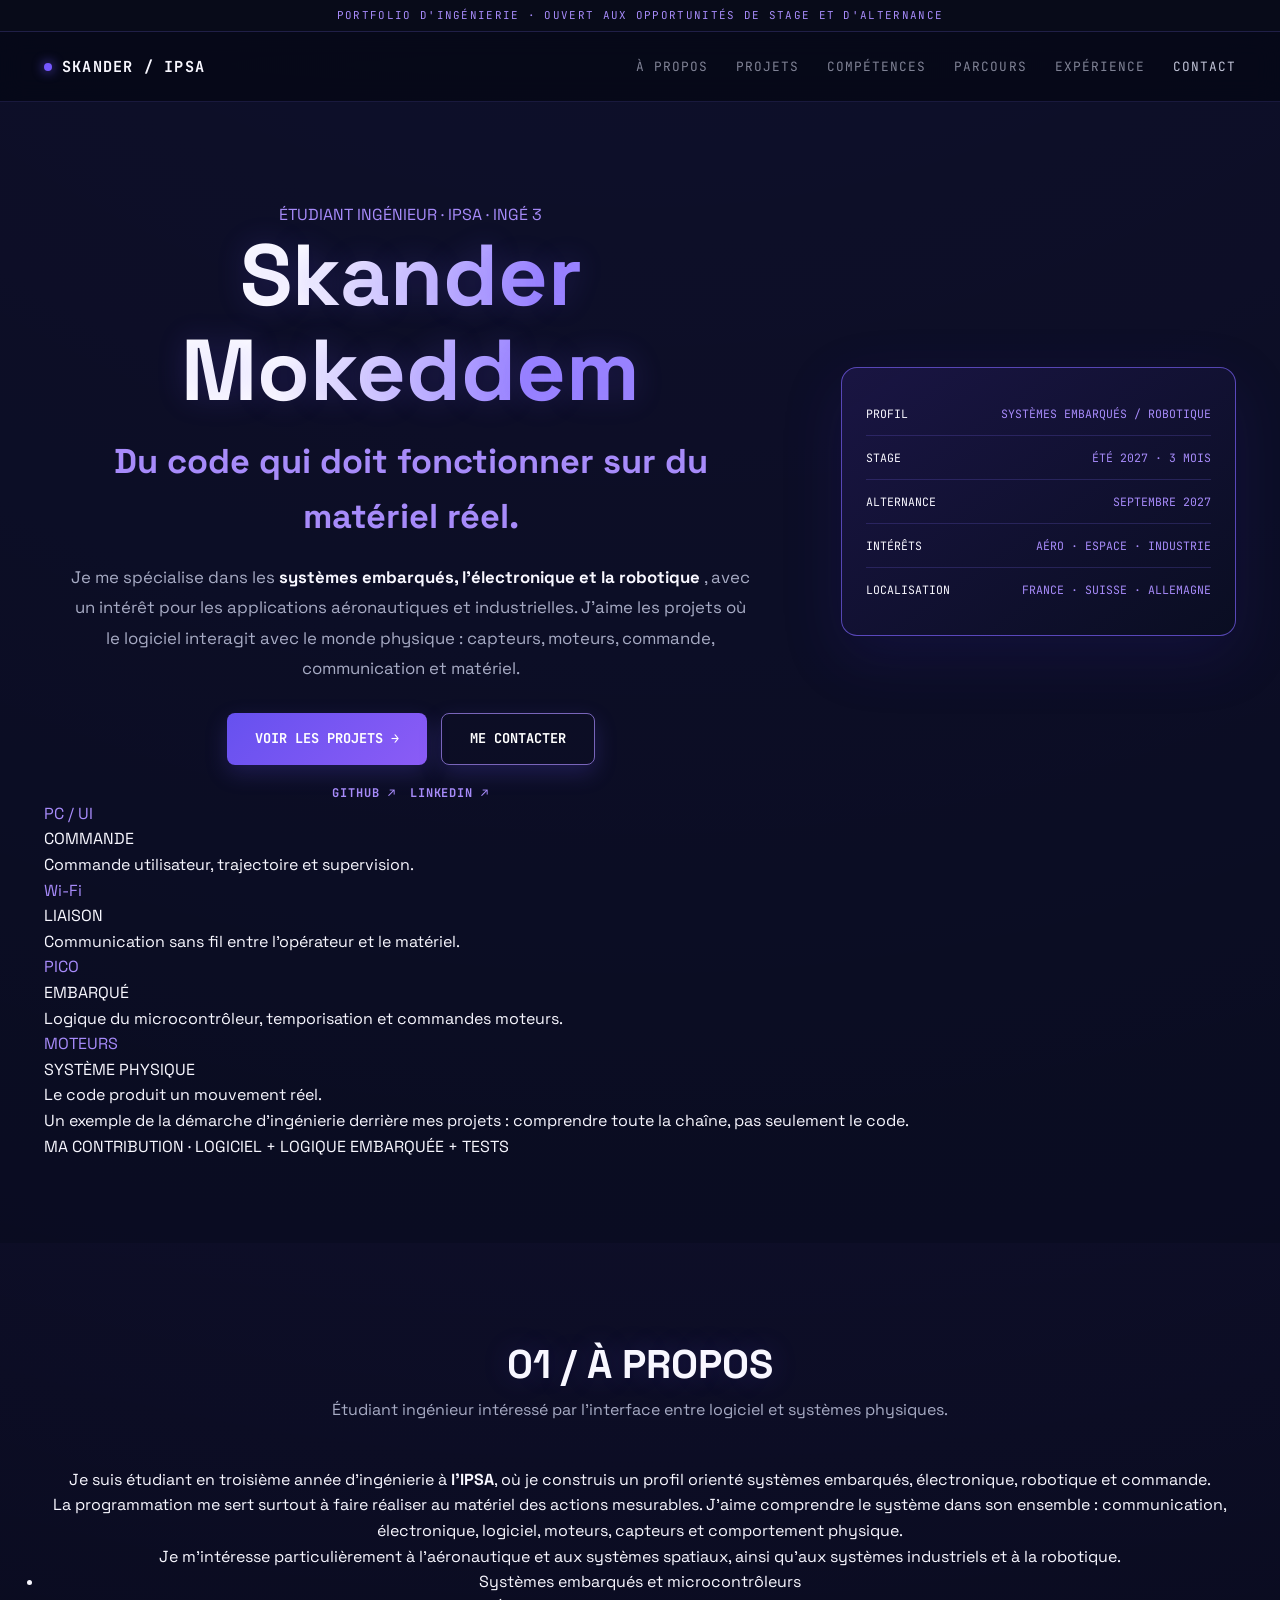
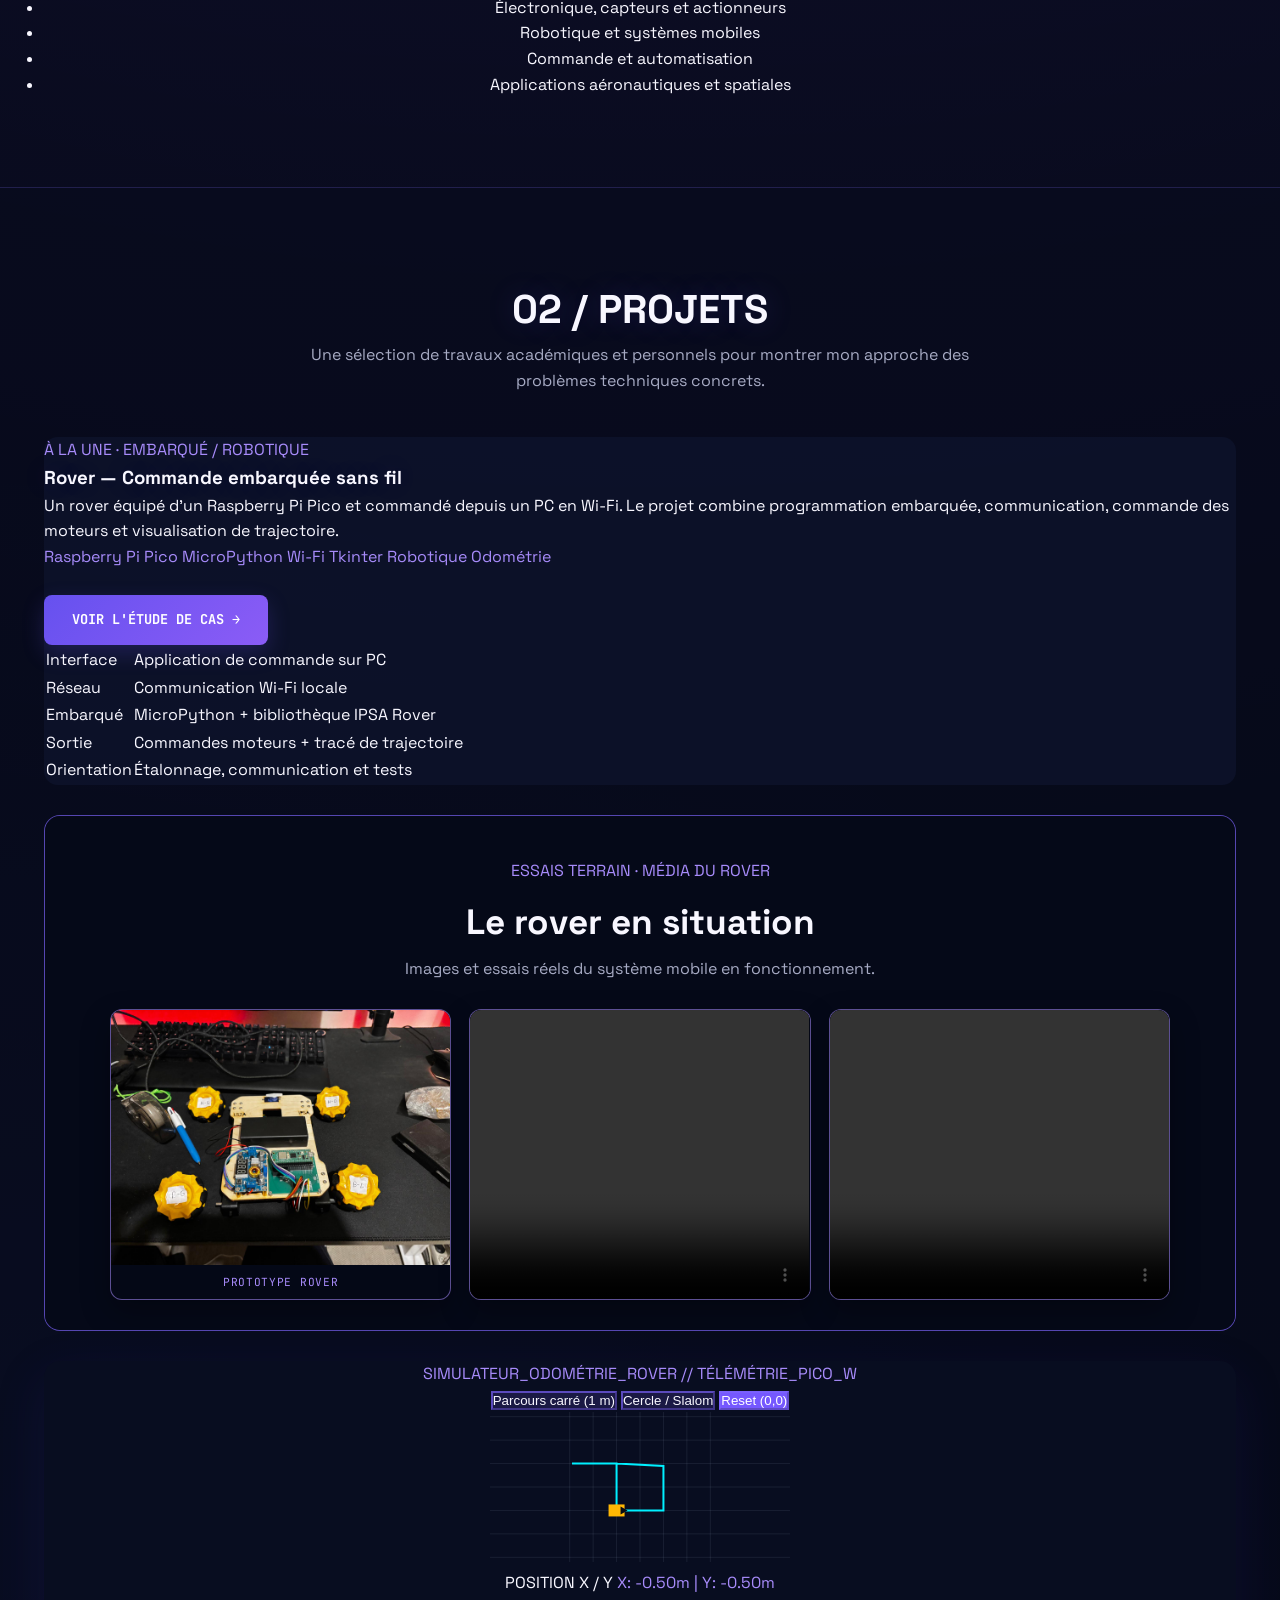
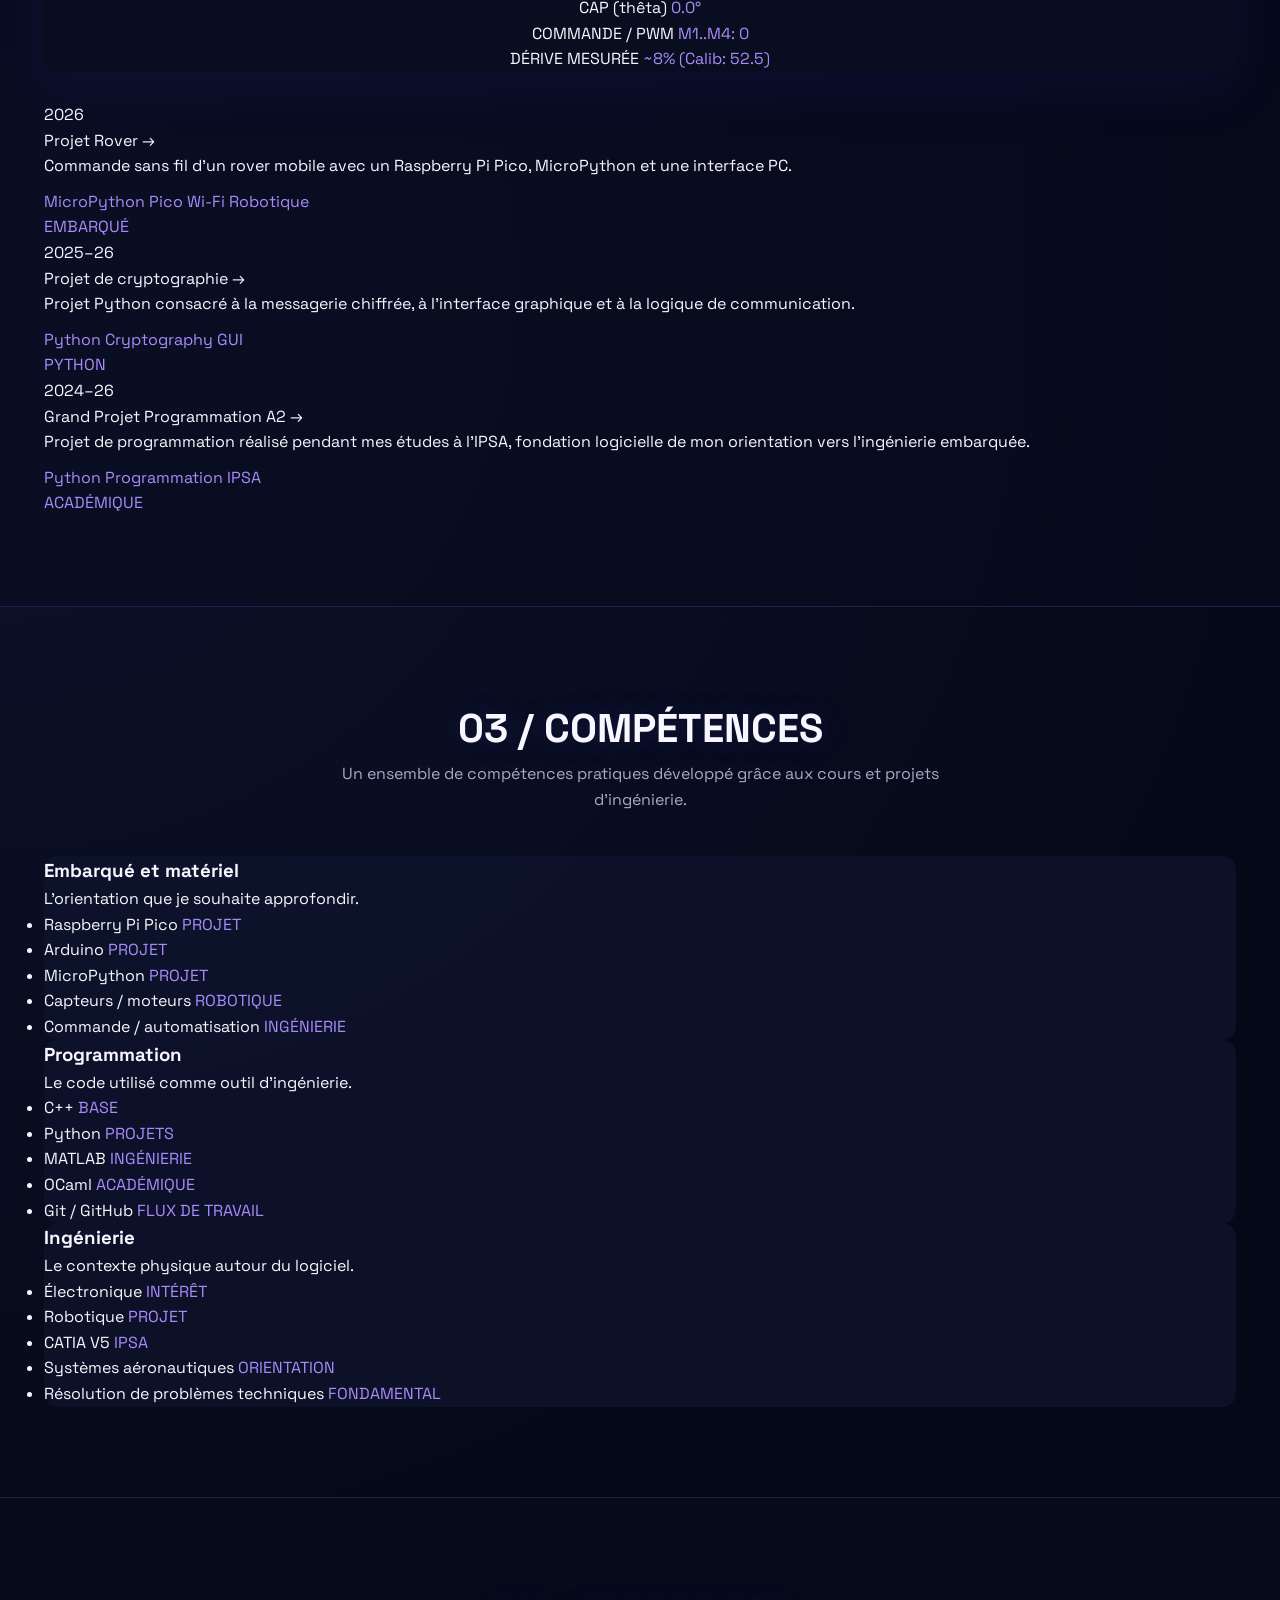
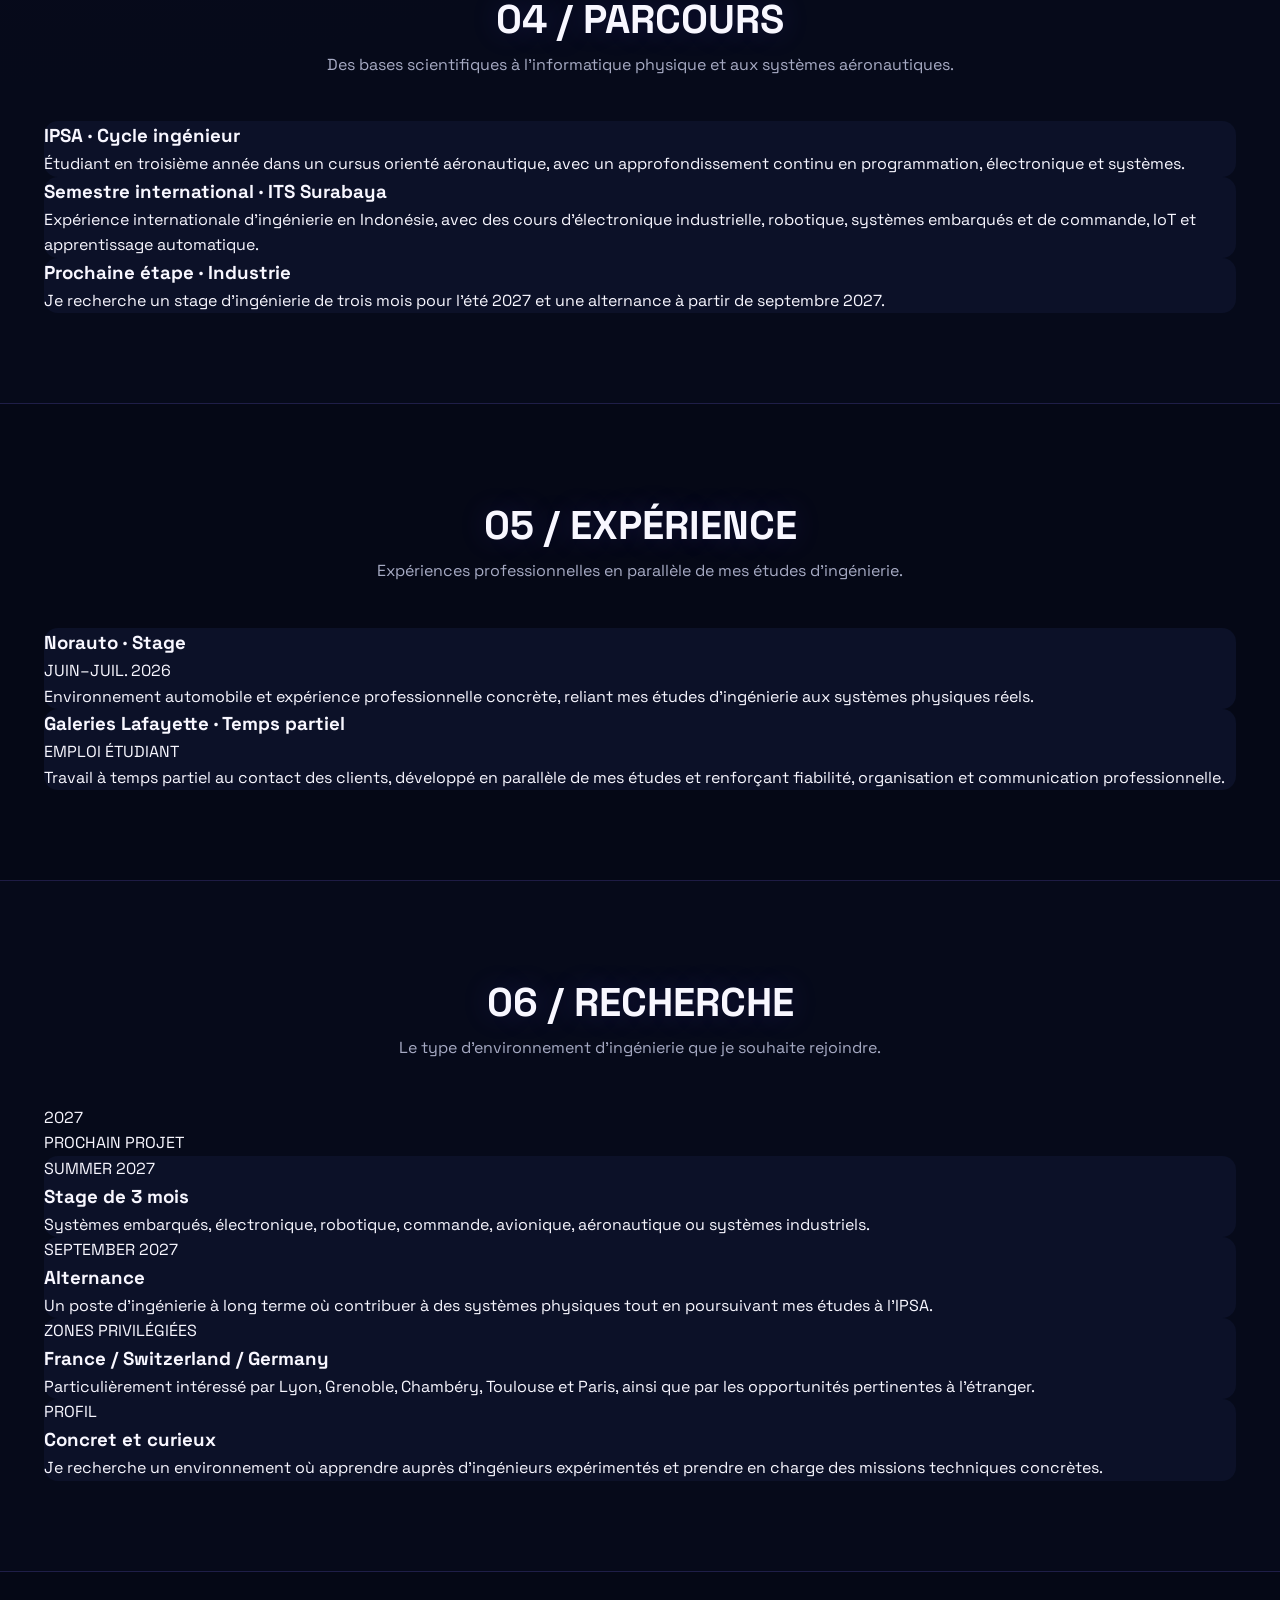
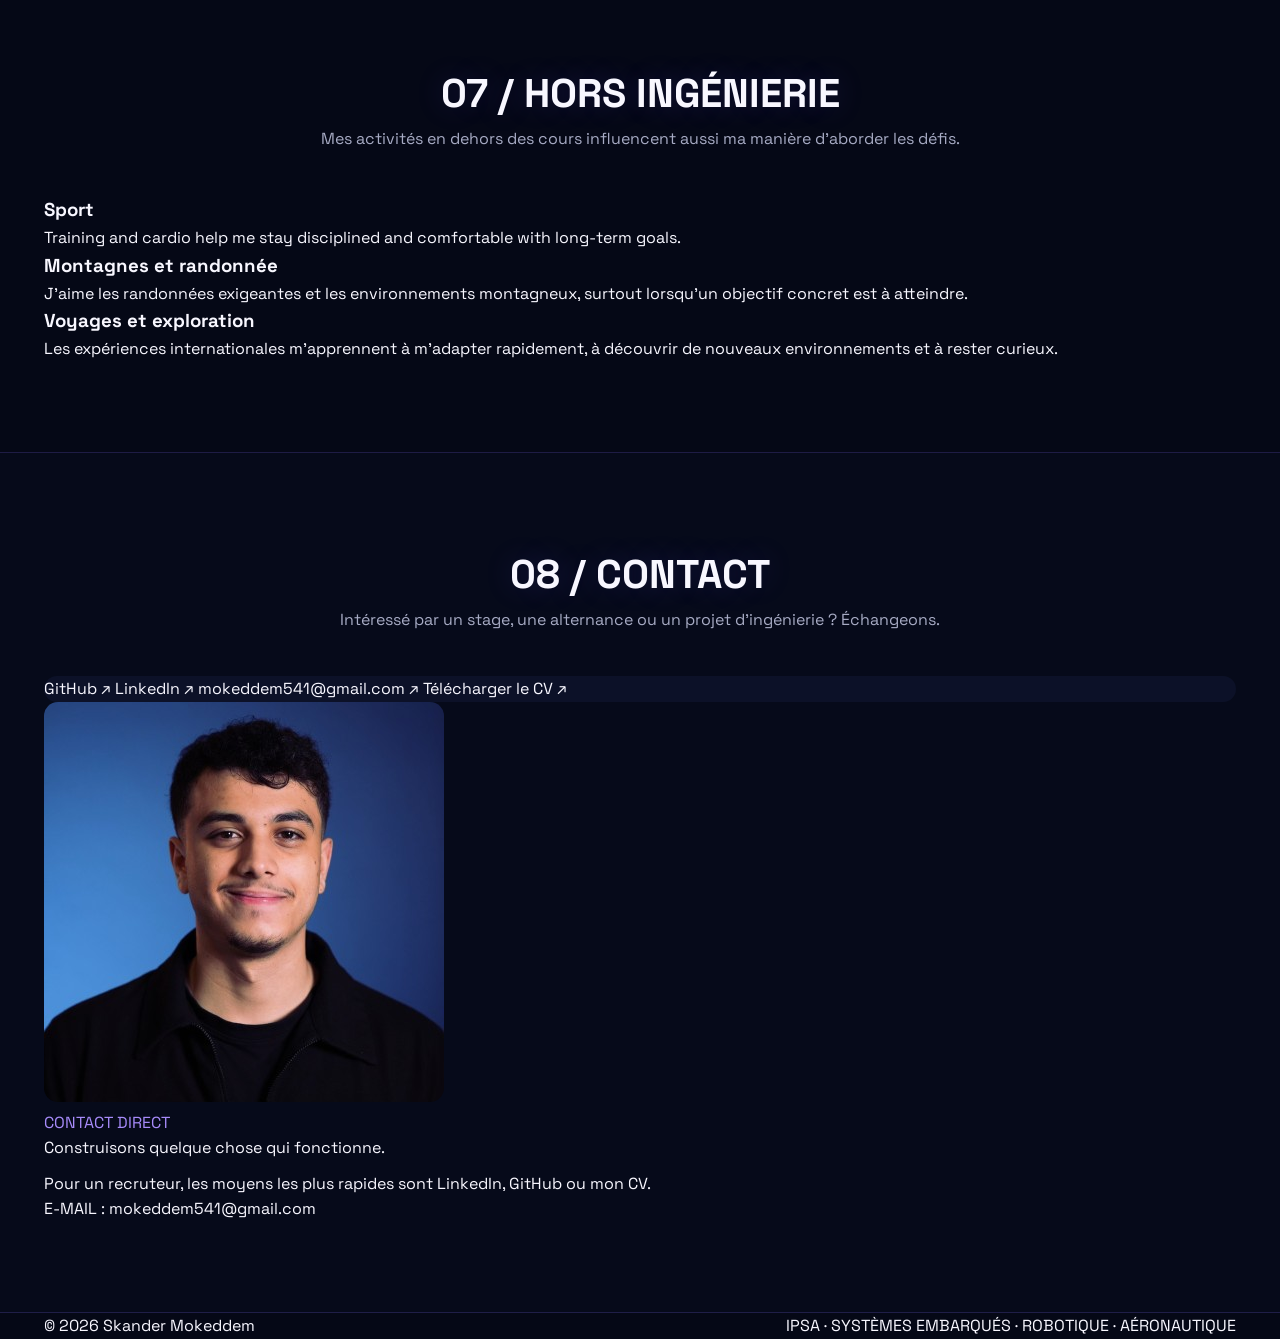
<file: index.html>
<!DOCTYPE html>
<html lang="fr">

<head>
    <meta charset="UTF-8">

    <meta name="viewport" content="width=device-width, initial-scale=1.0">

    <meta name="description" content="Skander Mokeddem — étudiant ingénieur à l'IPSA, spécialisé en systèmes embarqués, électronique, robotique et aéronautique.">

    <meta name="author" content="Skander Mokeddem">

    <meta name="theme-color" content="#073b2d">

    <title>
        Skander Mokeddem — Systèmes embarqués et robotique
    </title>

    <link rel="preconnect" href="https://fonts.googleapis.com">

    <link rel="preconnect" href="https://fonts.gstatic.com" crossorigin>

    <link href="https://fonts.googleapis.com/css2?family=Atkinson+Hyperlegible:wght@400;700&family=Barlow+Semi+Condensed:wght@400;600;700;800&family=IBM+Plex+Mono:wght@400;500;700&display=swap" rel="stylesheet">

    <link rel="icon" type="image/svg+xml" href="assets/icons/favicon.svg">

    <link rel="stylesheet" href="global.css">

    <script src="script.js" defer></script>
</head>

<body>

    <!-- =====================================================
     TOP BAR
===================================================== -->

    <div class="draftbar">
        PORTFOLIO D'INGÉNIERIE · OUVERT AUX OPPORTUNITÉS DE STAGE ET D'ALTERNANCE
    </div>


    <!-- =====================================================
     HEADER
===================================================== -->

    <header class="header">

        <div class="container header__row">

            <a href="#top" class="header__brand">
            SKANDER / IPSA
        </a>

            <nav class="header__nav" aria-label="Navigation principale">

                <a href="#about" class="header__link">
                À PROPOS
            </a>

                <a href="#projects" class="header__link">
                PROJETS
            </a>

                <a href="#skills" class="header__link">
                COMPÉTENCES
            </a>

                <a href="#path" class="header__link">
                PARCOURS
            </a>

                <a href="#experience" class="header__link">
                EXPÉRIENCE
            </a>

                <a href="#contact" class="header__link">
                CONTACT
            </a>

            </nav>

        </div>

    </header>


    <main id="top">


        <!-- =====================================================
     HERO
===================================================== -->

        <section class="board hero">

            <div class="container">

                <div class="hero__grid">

                    <div>

                        <p class="state">
                            <span class="mark"></span> ÉTUDIANT INGÉNIEUR · IPSA · INGÉ 3
                        </p>

                        <h1 class="hero__name">
                            Skander<br> Mokeddem
                        </h1>

                        <p class="hero__title">
                            Du code qui doit fonctionner sur du matériel réel.
                        </p>

                        <p class="hero__intro">

                            Je me spécialise dans les
                            <strong>
                        systèmes embarqués, l'électronique et la robotique
                    </strong>, avec un intérêt pour les applications aéronautiques et industrielles. J'aime les projets où le logiciel interagit avec le monde physique : capteurs, moteurs, commande, communication et matériel.

                        </p>

                        <div class="hero__cta">

                            <a href="#projects" class="btn">
                        VOIR LES PROJETS →
                    </a>

                            <a href="#contact" class="btn btn--ghost">
                        ME CONTACTER
                    </a>

                        </div>

                        <div class="hero__links">

                            <a href="https://github.com/ProdigeGamer" target="_blank" rel="noopener noreferrer">
                        GITHUB ↗
                    </a>

                            <a href="https://www.linkedin.com/in/skander-mokeddem-42a8a41b8/" target="_blank" rel="noopener noreferrer">
                        LINKEDIN ↗
                    </a>

                        </div>

                    </div>


                    <div class="hero__avail">

                        <div class="hero__avail-row">
                            <span>PROFIL</span>
                            <span>SYSTÈMES EMBARQUÉS / ROBOTIQUE</span>
                        </div>

                        <div class="hero__avail-row">
                            <span>STAGE</span>
                            <span>ÉTÉ 2027 · 3 MOIS</span>
                        </div>

                        <div class="hero__avail-row">
                            <span>ALTERNANCE</span>
                            <span>SEPTEMBRE 2027</span>
                        </div>

                        <div class="hero__avail-row">
                            <span>INTÉRÊTS</span>
                            <span>AÉRO · ESPACE · INDUSTRIE</span>
                        </div>

                        <div class="hero__avail-row">
                            <span>LOCALISATION</span>
                            <span>FRANCE · SUISSE · ALLEMAGNE</span>
                        </div>

                    </div>

                </div>


                <!-- SYSTEM DIAGRAM -->

                <div class="sys">

                    <div class="sys__grid">

                        <div class="sys__cell" tabindex="0" data-system="0">

                            <div class="sys__node">
                                PC / UI
                            </div>

                            <div class="sys__trace"></div>

                            <div class="sys__name">
                                COMMANDE
                            </div>

                            <div class="sys__caption">
                                Commande utilisateur, trajectoire et supervision.
                            </div>

                        </div>


                        <div class="sys__cell" tabindex="0" data-system="1">

                            <div class="sys__node">
                                Wi-Fi
                            </div>

                            <div class="sys__trace"></div>

                            <div class="sys__name">
                                LIAISON
                            </div>

                            <div class="sys__caption">
                                Communication sans fil entre l'opérateur et le matériel.
                            </div>

                        </div>


                        <div class="sys__cell" tabindex="0" data-system="2">

                            <div class="sys__node">
                                PICO
                            </div>

                            <div class="sys__trace"></div>

                            <div class="sys__name">
                                EMBARQUÉ
                            </div>

                            <div class="sys__caption">
                                Logique du microcontrôleur, temporisation et commandes moteurs.
                            </div>

                        </div>


                        <div class="sys__cell" tabindex="0" data-system="3">

                            <div class="sys__node">
                                MOTEURS
                            </div>

                            <div class="sys__trace"></div>

                            <div class="sys__name">
                                SYSTÈME PHYSIQUE
                            </div>

                            <div class="sys__caption">
                                Le code produit un mouvement réel.
                            </div>

                        </div>

                    </div>


                    <div class="sys__panel">

                        <div class="sys__detail" id="system-detail">
                            Un exemple de la démarche d'ingénierie derrière mes projets : comprendre toute la chaîne, pas seulement le code.
                        </div>

                        <div class="sys__mine">
                            MA CONTRIBUTION · LOGICIEL + LOGIQUE EMBARQUÉE + TESTS
                        </div>

                    </div>

                </div>

            </div>

        </section>


        <!-- =====================================================
     ABOUT
===================================================== -->

        <section class="sec sec--first" id="about">

            <div class="container">

                <div class="sec__head">

                    <h2>
                        01 / À PROPOS
                    </h2>

                    <p class="sec__sub">
                        Étudiant ingénieur intéressé par l'interface entre logiciel et systèmes physiques.
                    </p>

                </div>


                <div class="sec__body">

                    <p>
                        Je suis étudiant en troisième année d'ingénierie à
                        <strong>l'IPSA</strong>, où je construis un profil orienté systèmes embarqués, électronique, robotique et commande.
                    </p>

                    <p>
                        La programmation me sert surtout à faire réaliser au matériel des actions mesurables. J'aime comprendre le système dans son ensemble : communication, électronique, logiciel, moteurs, capteurs et comportement physique.
                    </p>

                    <p>
                        Je m'intéresse particulièrement à l'aéronautique et aux systèmes spatiaux, ainsi qu'aux systèmes industriels et à la robotique.
                    </p>

                    <ul class="dash-list">

                        <li>
                            Systèmes embarqués et microcontrôleurs
                        </li>

                        <li>
                            Électronique, capteurs et actionneurs
                        </li>

                        <li>
                            Robotique et systèmes mobiles
                        </li>

                        <li>
                            Commande et automatisation
                        </li>

                        <li>
                            Applications aéronautiques et spatiales
                        </li>

                    </ul>

                </div>

            </div>

        </section>


        <!-- =====================================================
     PROJECTS
===================================================== -->

        <section class="sec sec--board" id="projects">

            <div class="container">

                <div class="sec__head">

                    <h2>
                        02 / PROJETS
                    </h2>

                    <p class="sec__sub">
                        Une sélection de travaux académiques et personnels pour montrer mon approche des problèmes techniques concrets.
                    </p>

                </div>


                <!-- FEATURED ROVER -->

                <div class="feature">

                    <div>

                        <p class="state">
                            À LA UNE · EMBARQUÉ / ROBOTIQUE
                        </p>

                        <h3 class="feature__title">
                            Rover — Commande embarquée sans fil
                        </h3>

                        <p>
                            Un rover équipé d'un Raspberry Pi Pico et commandé depuis un PC en Wi-Fi. Le projet combine programmation embarquée, communication, commande des moteurs et visualisation de trajectoire.
                        </p>

                        <div class="tags">

                            <span>Raspberry Pi Pico</span>
                            <span>MicroPython</span>
                            <span>Wi-Fi</span>
                            <span>Tkinter</span>
                            <span>Robotique</span>
                            <span>Odométrie</span>

                        </div>

                        <br>

                        <a href="projects/rover.html" class="btn">
                    VOIR L'ÉTUDE DE CAS →
                </a>

                    </div>


                    <div>

                        <table class="tb">

                            <tr>
                                <td>
                                    Interface
                                </td>

                                <td>
                                    Application de commande sur PC
                                </td>
                            </tr>

                            <tr>
                                <td>
                                    Réseau
                                </td>

                                <td>
                                    Communication Wi-Fi locale
                                </td>
                            </tr>

                            <tr>
                                <td>
                                    Embarqué
                                </td>

                                <td>
                                    MicroPython + bibliothèque IPSA Rover
                                </td>
                            </tr>

                            <tr>
                                <td>
                                    Sortie
                                </td>

                                <td>
                                    Commandes moteurs + tracé de trajectoire
                                </td>
                            </tr>

                            <tr>
                                <td>
                                    Orientation
                                </td>

                                <td>
                                    Étalonnage, communication et tests
                                </td>
                            </tr>

                        </table>

                    </div>

                </div>


                <div class="rover-media" aria-label="Photos et videos du rover">
                    <video class="rover-media__background" autoplay muted loop playsinline aria-hidden="true">
                        <source src="assets/images/rover-test-1.mp4" type="video/mp4">
                    </video>
                    <div class="rover-media__overlay" aria-hidden="true"></div>
                    <div class="rover-media__content">
                        <div class="rover-media__heading">
                            <span class="state">ESSAIS TERRAIN · MÉDIA DU ROVER</span>
                            <h3>Le rover en situation</h3>
                            <p>Images et essais réels du système mobile en fonctionnement.</p>
                        </div>

                        <div class="rover-media__grid">
                            <figure class="rover-media__item">
                                <img src="assets/images/rover.jpeg" alt="Prototype du rover pendant un essai">
                                <figcaption>Prototype rover</figcaption>
                            </figure>
                            <figure class="rover-media__item">
                                <video controls preload="metadata" playsinline>
                                    <source src="assets/images/rover-test-1.mp4" type="video/mp4">
                                </video>
                                <figcaption>Essai de déplacement</figcaption>
                            </figure>
                            <figure class="rover-media__item">
                                <video controls preload="metadata" playsinline>
                                    <source src="assets/images/rover-test-2.mp4" type="video/mp4">
                                </video>
                                <figcaption>Test de trajectoire</figcaption>
                            </figure>
                        </div>
                    </div>
                </div>


                <div class="rover-sim" id="rover-sim-container">
                    <div class="rover-sim__header">
                        <div class="rover-sim__title">
                            <span class="status-dot"></span> SIMULATEUR_ODOMÉTRIE_ROVER // TÉLÉMÉTRIE_PICO_W
                        </div>
                        <div class="rover-sim__controls">
                            <button type="button" class="sim-btn" id="sim-btn-square">Parcours carré (1 m)</button>
                            <button type="button" class="sim-btn" id="sim-btn-circle">Cercle / Slalom</button>
                            <button type="button" class="sim-btn sim-btn--reset" id="sim-btn-reset">Reset (0,0)</button>
                        </div>
                    </div>

                    <div class="rover-sim__viewport">
                        <canvas id="rover-canvas" aria-label="Simulation de trajectoire du rover"></canvas>
                    </div>

                    <div class="rover-sim__metrics">
                        <div class="metric-card">
                            <span class="metric-card__label">POSITION X / Y</span>
                            <span class="metric-card__val" id="telemetry-xy">X: +0.00m | Y: +0.00m</span>
                        </div>
                        <div class="metric-card">
                            <span class="metric-card__label">CAP (thêta)</span>
                            <span class="metric-card__val" id="telemetry-heading">0.0°</span>
                        </div>
                        <div class="metric-card">
                            <span class="metric-card__label">COMMANDE / PWM</span>
                            <span class="metric-card__val" id="telemetry-pwm">M1..M4: 0</span>
                        </div>
                        <div class="metric-card">
                            <span class="metric-card__label">DÉRIVE MESURÉE</span>
                            <span class="metric-card__val" id="telemetry-drift">~8% (Calib: 52.5)</span>
                        </div>
                    </div>
                </div>


                <!-- PROJECT LIST -->

                <div class="bom" style="margin-top:30px">

                    <article class="bom__row">

                        <div class="bom__year">
                            2026
                        </div>

                        <div>

                            <a href="projects/rover.html" class="bom__title">
                        Projet Rover →
                    </a>

                            <div class="bom__sum">
                                Commande sans fil d'un rover mobile avec un Raspberry Pi Pico, MicroPython et une interface PC.
                            </div>

                            <div class="tags" style="margin-top:10px">
                                <span>MicroPython</span>
                                <span>Pico</span>
                                <span>Wi-Fi</span>
                                <span>Robotique</span>
                            </div>

                        </div>

                        <span class="state">
                    EMBARQUÉ
                </span>

                    </article>


                    <article class="bom__row">

                        <div class="bom__year">
                            2025–26
                        </div>

                        <div>

                            <a href="projects/cryptography.html" class="bom__title">
                        Projet de cryptographie →
                    </a>

                            <div class="bom__sum">
                                Projet Python consacré à la messagerie chiffrée, à l'interface graphique et à la logique de communication.
                            </div>

                            <div class="tags" style="margin-top:10px">
                                <span>Python</span>
                                <span>Cryptography</span>
                                <span>GUI</span>
                            </div>

                        </div>

                        <span class="state">
                    PYTHON
                </span>

                    </article>


                    <article class="bom__row">

                        <div class="bom__year">
                            2024–26
                        </div>

                        <div>

                            <a href="projects/programming.html" class="bom__title">
                        Grand Projet Programmation A2 →
                    </a>

                            <div class="bom__sum">
                                Projet de programmation réalisé pendant mes études à l'IPSA, fondation logicielle de mon orientation vers l'ingénierie embarquée.
                            </div>

                            <div class="tags" style="margin-top:10px">
                                <span>Python</span>
                                <span>Programmation</span>
                                <span>IPSA</span>
                            </div>

                        </div>

                        <span class="state">
                    ACADÉMIQUE
                </span>

                    </article>

                </div>

            </div>

        </section>


        <!-- =====================================================
     SKILLS
===================================================== -->

        <section class="sec" id="skills">

            <div class="container">

                <div class="sec__head">

                    <h2>
                        03 / COMPÉTENCES
                    </h2>

                    <p class="sec__sub">
                        Un ensemble de compétences pratiques développé grâce aux cours et projets d'ingénierie.
                    </p>

                </div>


                <div class="skills">


                    <article class="skills__group">

                        <h3>
                            Embarqué et matériel
                        </h3>

                        <p class="skills__blurb">
                            L'orientation que je souhaite approfondir.
                        </p>

                        <ul class="skills__list">

                            <li class="skills__item">
                                Raspberry Pi Pico
                                <span class="skills__meta">
                            PROJET
                        </span>
                            </li>

                            <li class="skills__item">
                                Arduino
                                <span class="skills__meta">
                            PROJET
                        </span>
                            </li>

                            <li class="skills__item">
                                MicroPython
                                <span class="skills__meta">
                            PROJET
                        </span>
                            </li>

                            <li class="skills__item">
                                Capteurs / moteurs
                                <span class="skills__meta">
                            ROBOTIQUE
                        </span>
                            </li>

                            <li class="skills__item">
                                Commande / automatisation
                                <span class="skills__meta">
                            INGÉNIERIE
                        </span>
                            </li>

                        </ul>

                    </article>


                    <article class="skills__group">

                        <h3>
                            Programmation
                        </h3>

                        <p class="skills__blurb">
                            Le code utilisé comme outil d'ingénierie.
                        </p>

                        <ul class="skills__list">

                            <li class="skills__item">
                                C++
                                <span class="skills__meta">
                            BASE
                        </span>
                            </li>

                            <li class="skills__item">
                                Python
                                <span class="skills__meta">
                            PROJETS
                        </span>
                            </li>

                            <li class="skills__item">
                                MATLAB
                                <span class="skills__meta">
                            INGÉNIERIE
                        </span>
                            </li>

                            <li class="skills__item">
                                OCaml
                                <span class="skills__meta">
                            ACADÉMIQUE
                        </span>
                            </li>

                            <li class="skills__item">
                                Git / GitHub
                                <span class="skills__meta">
                            FLUX DE TRAVAIL
                        </span>
                            </li>

                        </ul>

                    </article>


                    <article class="skills__group">

                        <h3>
                            Ingénierie
                        </h3>

                        <p class="skills__blurb">
                            Le contexte physique autour du logiciel.
                        </p>

                        <ul class="skills__list">

                            <li class="skills__item">
                                Électronique
                                <span class="skills__meta">
                            INTÉRÊT
                        </span>
                            </li>

                            <li class="skills__item">
                                Robotique
                                <span class="skills__meta">
                            PROJET
                        </span>
                            </li>

                            <li class="skills__item">
                                CATIA V5
                                <span class="skills__meta">
                            IPSA
                        </span>
                            </li>

                            <li class="skills__item">
                                Systèmes aéronautiques
                                <span class="skills__meta">
                            ORIENTATION
                        </span>
                            </li>

                            <li class="skills__item">
                                Résolution de problèmes techniques
                                <span class="skills__meta">
                            FONDAMENTAL
                        </span>
                            </li>

                        </ul>

                    </article>

                </div>

            </div>

        </section>


        <!-- =====================================================
     PATH
===================================================== -->

        <section class="sec sec--board" id="path">

            <div class="container">

                <div class="sec__head">

                    <h2>
                        04 / PARCOURS
                    </h2>

                    <p class="sec__sub">
                        Des bases scientifiques à l'informatique physique et aux systèmes aéronautiques.
                    </p>

                </div>


                <div class="path">

                    <article class="path__item">

                        <h3 class="path__title">
                            IPSA · Cycle ingénieur
                        </h3>

                        <p class="path__text">
                            Étudiant en troisième année dans un cursus orienté aéronautique, avec un approfondissement continu en programmation, électronique et systèmes.
                        </p>

                    </article>


                    <article class="path__item">

                        <h3 class="path__title">
                            Semestre international · ITS Surabaya
                        </h3>

                        <p class="path__text">
                            Expérience internationale d'ingénierie en Indonésie, avec des cours d'électronique industrielle, robotique, systèmes embarqués et de commande, IoT et apprentissage automatique.
                        </p>

                    </article>


                    <article class="path__item">

                        <h3 class="path__title">
                            Prochaine étape · Industrie
                        </h3>

                        <p class="path__text">
                            Je recherche un stage d'ingénierie de trois mois pour l'été 2027 et une alternance à partir de septembre 2027.
                        </p>

                    </article>

                </div>

            </div>

        </section>


        <!-- =====================================================
     EXPERIENCE
===================================================== -->

        <section class="sec" id="experience">

            <div class="container">

                <div class="sec__head">

                    <h2>
                        05 / EXPÉRIENCE
                    </h2>

                    <p class="sec__sub">
                        Expériences professionnelles en parallèle de mes études d'ingénierie.
                    </p>

                </div>


                <div class="split">

                    <div>

                        <article class="entry">

                            <div class="entry__head">

                                <h3>
                                    Norauto · Stage
                                </h3>

                                <span class="entry__meta">
                            JUIN–JUIL. 2026
                        </span>

                            </div>

                            <p>
                                Environnement automobile et expérience professionnelle concrète, reliant mes études d'ingénierie aux systèmes physiques réels.
                            </p>

                        </article>

                    </div>


                    <div>

                        <article class="entry">

                            <div class="entry__head">

                                <h3>
                                    Galeries Lafayette · Temps partiel
                                </h3>

                                <span class="entry__meta">
                            EMPLOI ÉTUDIANT
                        </span>

                            </div>

                            <p>
                                Travail à temps partiel au contact des clients, développé en parallèle de mes études et renforçant fiabilité, organisation et communication professionnelle.
                            </p>

                        </article>

                    </div>

                </div>

            </div>

        </section>


        <!-- =====================================================
     LOOKING FOR
===================================================== -->

        <section class="sec sec--board">

            <div class="container">

                <div class="sec__head">

                    <h2>
                        06 / RECHERCHE
                    </h2>

                    <p class="sec__sub">
                        Le type d'environnement d'ingénierie que je souhaite rejoindre.
                    </p>

                </div>


                <div class="want">

                    <div class="want__when">

                        2027

                        <br>

                        <span style="color:var(--pad)">
                    PROCHAIN PROJET
                </span>

                    </div>


                    <div class="want__what">


                        <article class="want__block">

                            <span class="want__label">
                        SUMMER 2027
                    </span>

                            <h3>
                                Stage de 3 mois
                            </h3>

                            <p class="want__extra">
                                Systèmes embarqués, électronique, robotique, commande, avionique, aéronautique ou systèmes industriels.
                            </p>

                        </article>


                        <article class="want__block">

                            <span class="want__label">
                        SEPTEMBER 2027
                    </span>

                            <h3>
                                Alternance
                            </h3>

                            <p class="want__extra">
                                Un poste d'ingénierie à long terme où contribuer à des systèmes physiques tout en poursuivant mes études à l'IPSA.
                            </p>

                        </article>


                        <article class="want__block">

                            <span class="want__label">
                        ZONES PRIVILÉGIÉES
                    </span>

                            <h3>
                                France / Switzerland / Germany
                            </h3>

                            <p class="want__extra">
                                Particulièrement intéressé par Lyon, Grenoble, Chambéry, Toulouse et Paris, ainsi que par les opportunités pertinentes à l'étranger.
                            </p>

                        </article>


                        <article class="want__block">

                            <span class="want__label">
                        PROFIL
                    </span>

                            <h3>
                                Concret et curieux
                            </h3>

                            <p class="want__extra">
                                Je recherche un environnement où apprendre auprès d'ingénieurs expérimentés et prendre en charge des missions techniques concrètes.
                            </p>

                        </article>

                    </div>

                </div>

            </div>

        </section>


        <!-- =====================================================
     PERSONAL
===================================================== -->

        <section class="sec">

            <div class="container">

                <div class="sec__head">

                    <h2>
                        07 / HORS INGÉNIERIE
                    </h2>

                    <p class="sec__sub">
                        Mes activités en dehors des cours influencent aussi ma manière d'aborder les défis.
                    </p>

                </div>


                <div class="personal__grid">

                    <article>

                        <h3>
                            Sport
                        </h3>

                        <p>
                            Training and cardio help me stay disciplined and comfortable with long-term goals.
                        </p>

                    </article>


                    <article>

                        <h3>
                            Montagnes et randonnée
                        </h3>

                        <p>
                            J'aime les randonnées exigeantes et les environnements montagneux, surtout lorsqu'un objectif concret est à atteindre.
                        </p>

                    </article>


                    <article>

                        <h3>
                            Voyages et exploration
                        </h3>

                        <p>
                            Les expériences internationales m'apprennent à m'adapter rapidement, à découvrir de nouveaux environnements et à rester curieux.
                        </p>

                    </article>

                </div>

            </div>

        </section>


        <!-- =====================================================
     CONTACT
===================================================== -->

        <section class="sec sec--board" id="contact">

            <div class="container">

                <div class="sec__head">

                    <h2>
                        08 / CONTACT
                    </h2>

                    <p class="sec__sub">
                        Intéressé par un stage, une alternance ou un projet d'ingénierie ? Échangeons.
                    </p>

                </div>


                <div class="contact">

                    <div class="contact__list">

                        <a href="https://github.com/ProdigeGamer" target="_blank" rel="noopener noreferrer">
                    GitHub ↗
                </a>

                        <a href="https://www.linkedin.com/in/skander-mokeddem-42a8a41b8/" target="_blank" rel="noopener noreferrer">
                    LinkedIn ↗
                </a>

                        <a href="mailto:mokeddem541@gmail.com">
                    mokeddem541@gmail.com ↗
                </a>

                        <a href="CV%20MOKEDDEM%20SKANDER%20(2).pdf" download="CV-Mokeddem-Skander.pdf">
                    Télécharger le CV ↗
                </a>

                    </div>


                    <div class="contact__cta">

                        <img class="contact__profile" src="assets/images/profile.jfif" alt="Portrait de Skander Mokeddem">

                        <p class="state">
                            CONTACT DIRECT
                        </p>

                        <h3 style="
                        font:800 2rem var(--cond);
                        margin:0 0 10px;
                    ">
                            Construisons quelque chose qui fonctionne.
                        </h3>

                        <p style="color:var(--board-soft)">
                            Pour un recruteur, les moyens les plus rapides sont LinkedIn, GitHub ou mon CV.
                        </p>

                        <p class="todo" style="color:var(--pad)">
                            E-MAIL : mokeddem541@gmail.com
                        </p>

                    </div>

                </div>

            </div>

        </section>

    </main>


    <!-- =====================================================
     FOOTER
===================================================== -->

    <footer class="footer">

        <div class="container footer__row">

            <span>
            © 2026 Skander Mokeddem
        </span>

            <span>
            IPSA · SYSTÈMES EMBARQUÉS · ROBOTIQUE · AÉRONAUTIQUE
        </span>

        </div>

    </footer>

</body>

</html>
</file>
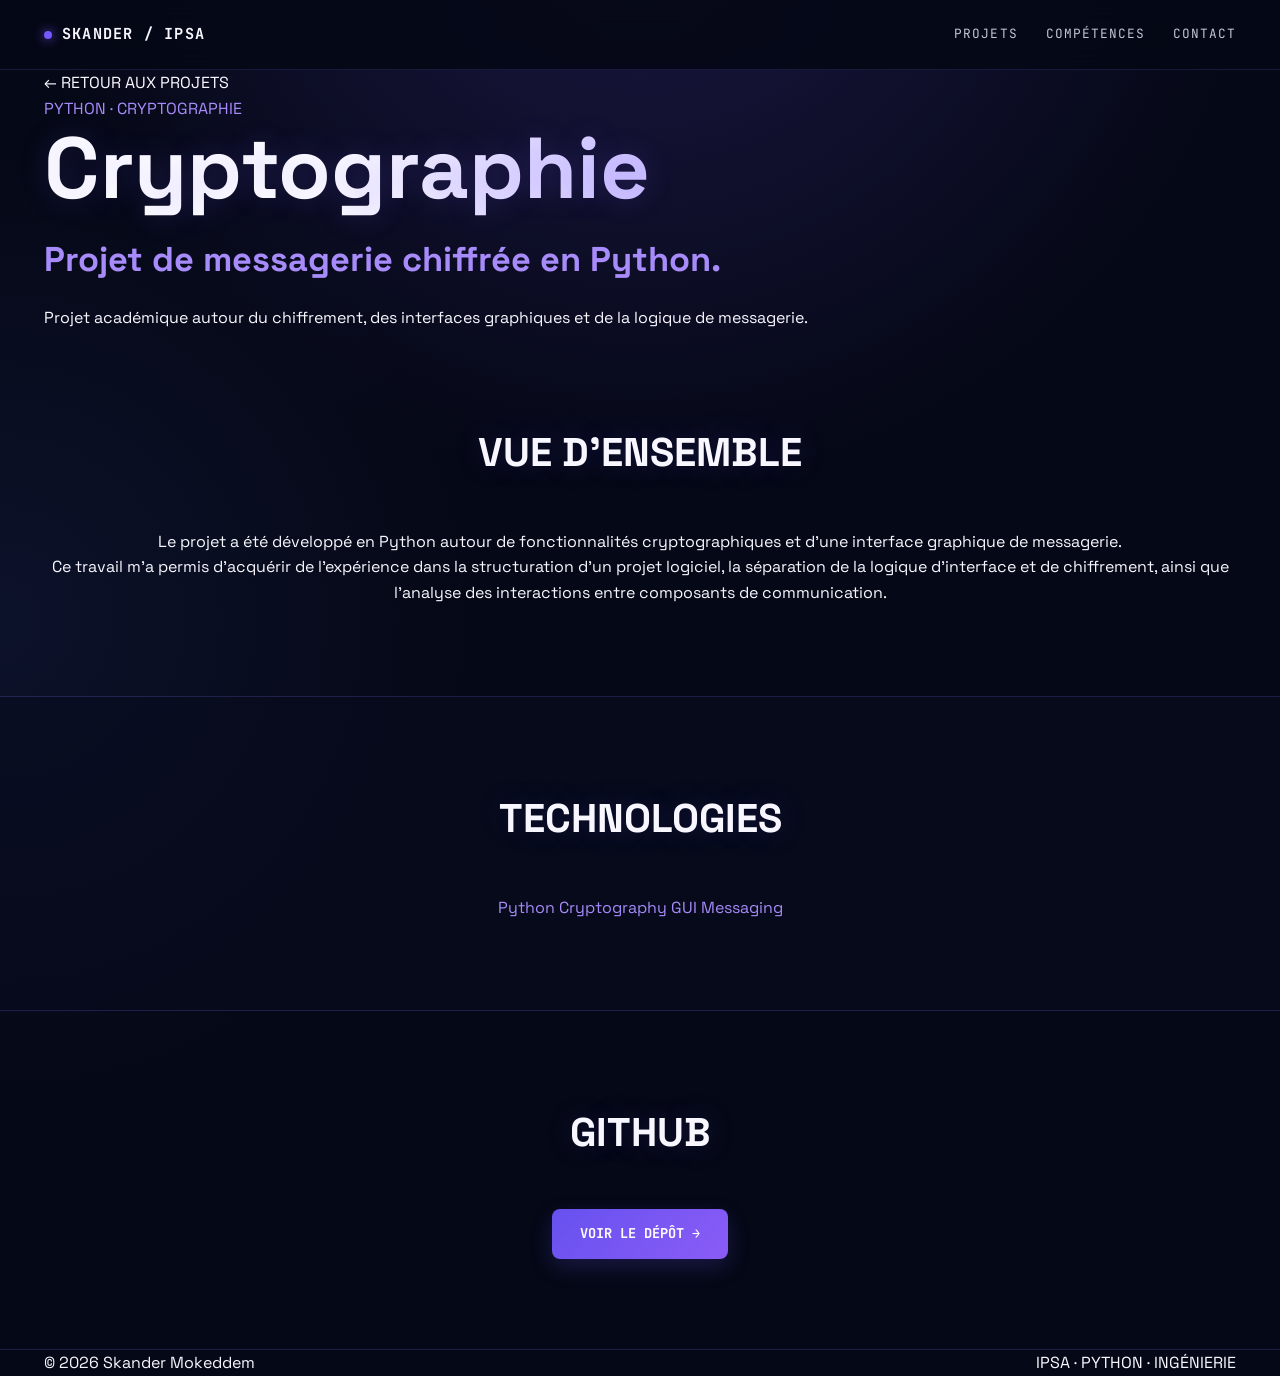
<file: projects/cryptography.html>
<!DOCTYPE html>

<html lang="fr">

<head>

    <meta charset="UTF-8">

    <meta name="viewport" content="width=device-width, initial-scale=1.0">

    <title>
        Cryptographie — Skander Mokeddem
    </title>

    <link rel="stylesheet" href="../global.css">

</head>


<body>


    <header class="header">

        <div class="container header__row">

            <a href="../index.html" class="header__brand">
            SKANDER / IPSA
        </a>

            <nav class="header__nav">

                <a href="../index.html#projects" class="header__link">
                PROJETS
            </a>

                <a href="../index.html#skills" class="header__link">
                COMPÉTENCES
            </a>

                <a href="../index.html#contact" class="header__link">
                CONTACT
            </a>

            </nav>

        </div>

    </header>


    <main>

        <section class="pagehead">

            <div class="container">

                <a href="../index.html#projects" class="pagehead__back">
            ← RETOUR AUX PROJETS
        </a>

                <p class="state">
                    PYTHON · CRYPTOGRAPHIE
                </p>

                <h1 class="hero__name">
                    Cryptographie
                </h1>

                <p class="hero__title">
                    Projet de messagerie chiffrée en Python.
                </p>

                <p class="pagehead__sum">
                    Projet académique autour du chiffrement, des interfaces graphiques et de la logique de messagerie.
                </p>

            </div>

        </section>


        <section class="sec">

            <div class="container">

                <div class="sec__head">

                    <h2>
                        VUE D'ENSEMBLE
                    </h2>

                </div>

                <div class="sec__body">

                    <p>
                        Le projet a été développé en Python autour de fonctionnalités cryptographiques et d'une interface graphique de messagerie.
                    </p>

                    <p>
                        Ce travail m'a permis d'acquérir de l'expérience dans la structuration d'un projet logiciel, la séparation de la logique d'interface et de chiffrement, ainsi que l'analyse des interactions entre composants de communication.
                    </p>

                </div>

            </div>

        </section>


        <section class="sec sec--board">

            <div class="container">

                <div class="sec__head">

                    <h2>
                        TECHNOLOGIES
                    </h2>

                </div>

                <div class="tags">

                    <span>Python</span>
                    <span>Cryptography</span>
                    <span>GUI</span>
                    <span>Messaging</span>

                </div>

            </div>

        </section>


        <section class="sec">

            <div class="container">

                <div class="sec__head">

                    <h2>
                        GITHUB
                    </h2>

                </div>

                <a href="https://github.com/ProdigeGamer/Projet-Cryptographie-Skander-and-Lilian" target="_blank" rel="noopener noreferrer" class="btn">
            VOIR LE DÉPÔT →
        </a>

            </div>

        </section>

    </main>


    <footer class="footer">

        <div class="container footer__row">

            <span>
            © 2026 Skander Mokeddem
        </span>

            <span>
            IPSA · PYTHON · INGÉNIERIE
        </span>

        </div>

    </footer>


</body>

</html>
</file>
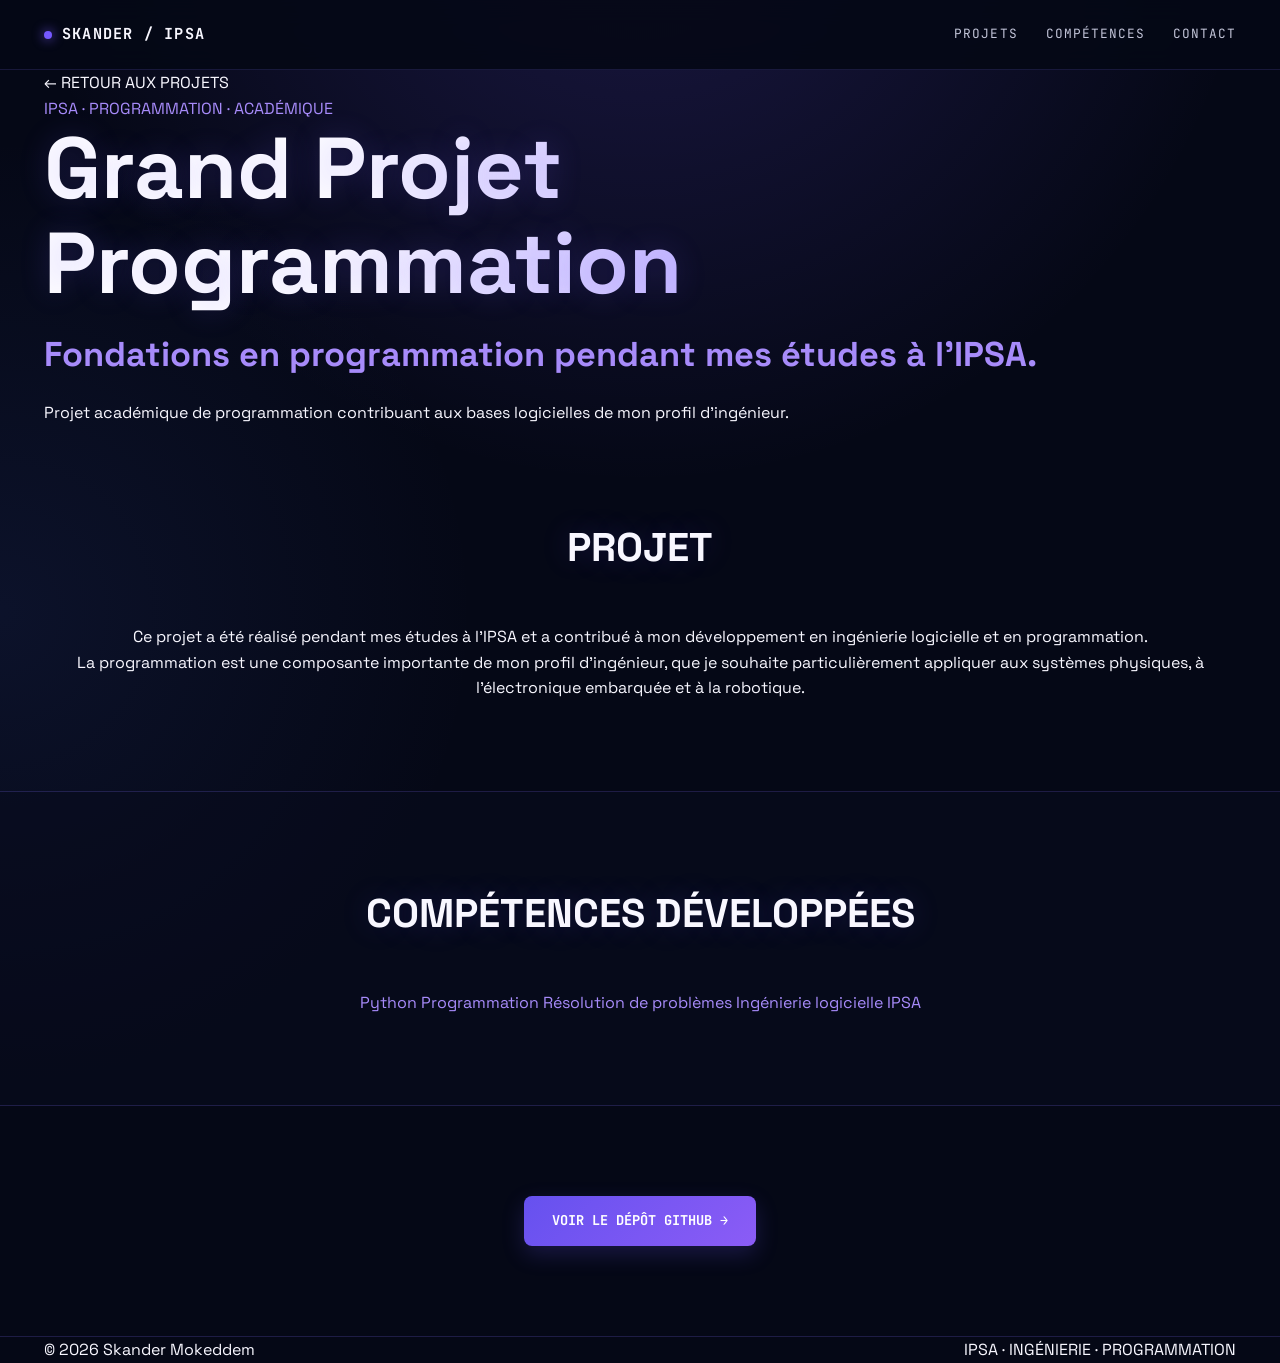
<file: projects/programming.html>
<!DOCTYPE html>

<html lang="fr">

<head>

    <meta charset="UTF-8">

    <meta name="viewport" content="width=device-width, initial-scale=1.0">

    <title>
        Projet de programmation — Skander Mokeddem
    </title>

    <link rel="stylesheet" href="../global.css">

</head>


<body>


    <header class="header">

        <div class="container header__row">

            <a href="../index.html" class="header__brand">
            SKANDER / IPSA
        </a>

            <nav class="header__nav">

                <a href="../index.html#projects" class="header__link">
                PROJETS
            </a>

                <a href="../index.html#skills" class="header__link">
                COMPÉTENCES
            </a>

                <a href="../index.html#contact" class="header__link">
                CONTACT
            </a>

            </nav>

        </div>

    </header>


    <main>


        <section class="pagehead">

            <div class="container">

                <a href="../index.html#projects" class="pagehead__back">
            ← RETOUR AUX PROJETS
        </a>

                <p class="state">
                    IPSA · PROGRAMMATION · ACADÉMIQUE
                </p>

                <h1 class="hero__name">
                    Grand Projet
                    <br> Programmation
                </h1>

                <p class="hero__title">
                    Fondations en programmation pendant mes études à l'IPSA.
                </p>

                <p class="pagehead__sum">
                    Projet académique de programmation contribuant aux bases logicielles de mon profil d'ingénieur.
                </p>

            </div>

        </section>


        <section class="sec">

            <div class="container">

                <div class="sec__head">

                    <h2>
                        PROJET
                    </h2>

                </div>

                <div class="sec__body">

                    <p>
                        Ce projet a été réalisé pendant mes études à l'IPSA et a contribué à mon développement en ingénierie logicielle et en programmation.
                    </p>

                    <p>
                        La programmation est une composante importante de mon profil d'ingénieur, que je souhaite particulièrement appliquer aux systèmes physiques, à l'électronique embarquée et à la robotique.
                    </p>

                </div>

            </div>

        </section>


        <section class="sec sec--board">

            <div class="container">

                <div class="sec__head">

                    <h2>
                        COMPÉTENCES DÉVELOPPÉES
                    </h2>

                </div>

                <div class="tags">

                    <span>Python</span>
                    <span>Programmation</span>
                    <span>Résolution de problèmes</span>
                    <span>Ingénierie logicielle</span>
                    <span>IPSA</span>

                </div>

            </div>

        </section>


        <section class="sec">

            <div class="container">

                <a href="https://github.com/ProdigeGamer/Grand-Projet-Programmation-IPSA-A2" target="_blank" rel="noopener noreferrer" class="btn">
            VOIR LE DÉPÔT GITHUB →
        </a>

            </div>

        </section>


    </main>


    <footer class="footer">

        <div class="container footer__row">

            <span>
            © 2026 Skander Mokeddem
        </span>

            <span>
            IPSA · INGÉNIERIE · PROGRAMMATION
        </span>

        </div>

    </footer>


</body>

</html>
</file>
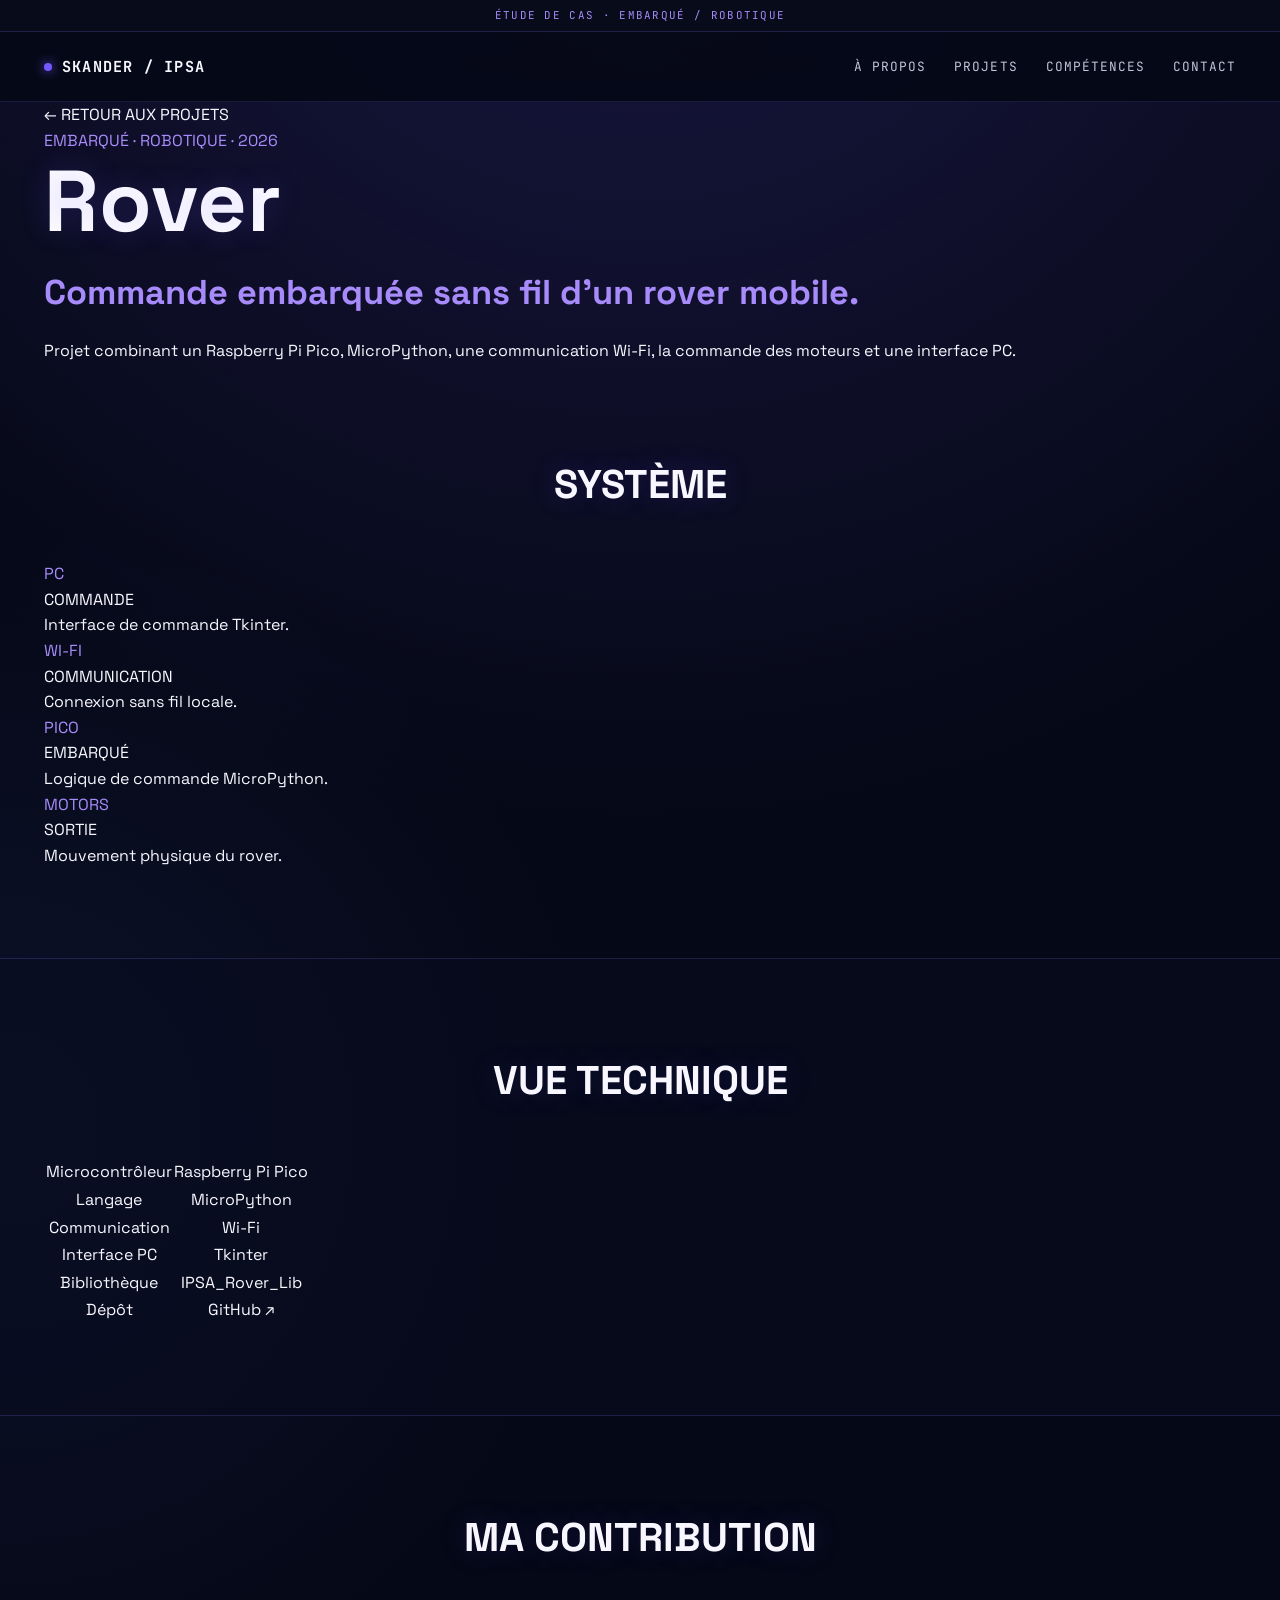
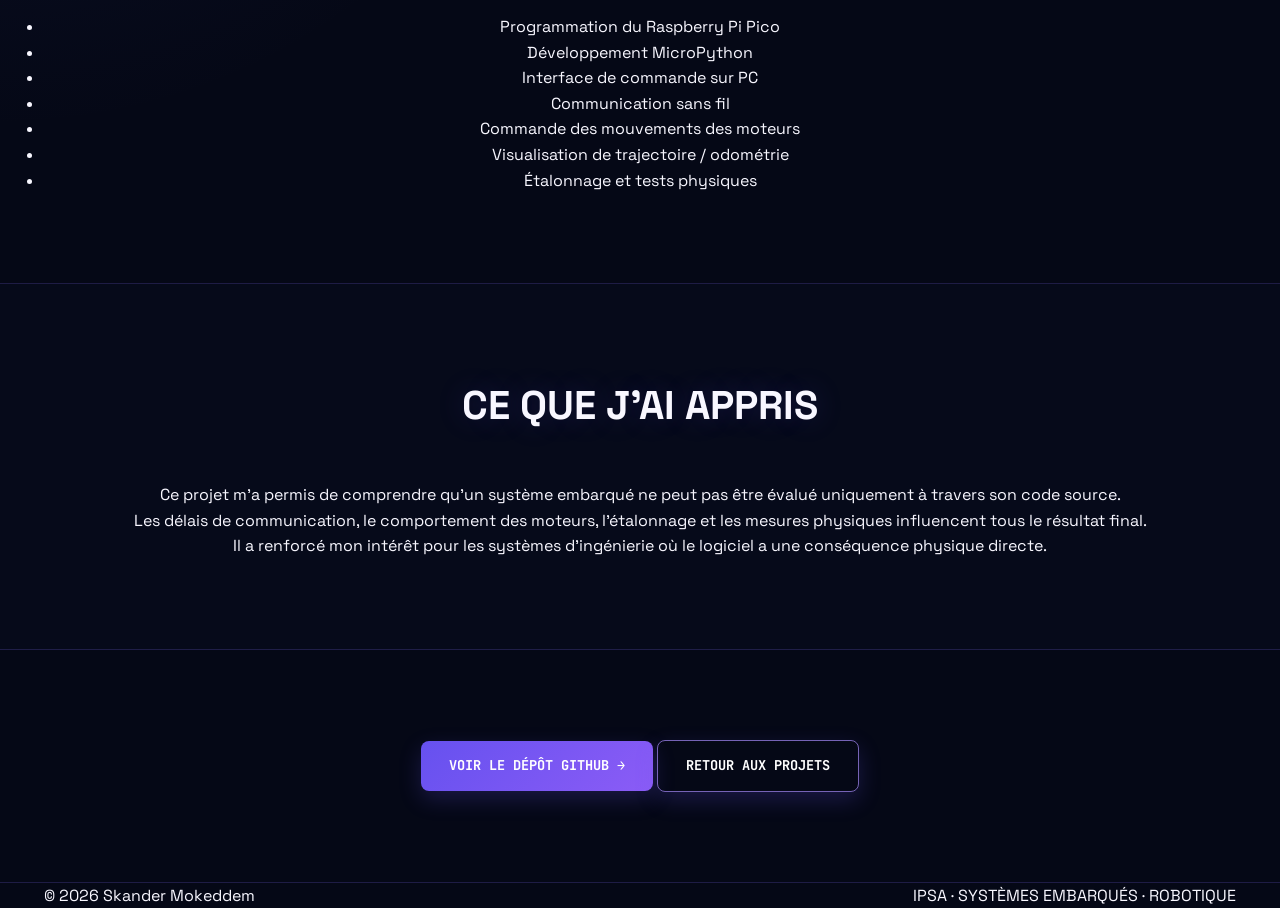
<file: projects/rover.html>
<!DOCTYPE html>

<html lang="fr">

<head>

    <meta charset="UTF-8">

    <meta name="viewport" content="width=device-width, initial-scale=1.0">

    <title>
        Rover — Skander Mokeddem
    </title>

    <link rel="stylesheet" href="../global.css">

</head>


<body>


    <div class="draftbar">
        ÉTUDE DE CAS · EMBARQUÉ / ROBOTIQUE
    </div>


    <header class="header">

        <div class="container header__row">

            <a href="../index.html" class="header__brand">
            SKANDER / IPSA
        </a>

            <nav class="header__nav">

                <a href="../index.html#about" class="header__link">
                À PROPOS
            </a>

                <a href="../index.html#projects" class="header__link">
                PROJETS
            </a>

                <a href="../index.html#skills" class="header__link">
                COMPÉTENCES
            </a>

                <a href="../index.html#contact" class="header__link">
                CONTACT
            </a>

            </nav>

        </div>

    </header>


    <main>


        <section class="pagehead">

            <div class="container">

                <a href="../index.html#projects" class="pagehead__back">
            ← RETOUR AUX PROJETS
        </a>

                <p class="state">
                    EMBARQUÉ · ROBOTIQUE · 2026
                </p>

                <h1 class="hero__name">
                    Rover
                </h1>

                <p class="hero__title">
                    Commande embarquée sans fil d'un rover mobile.
                </p>

                <p class="pagehead__sum">

                    Projet combinant un Raspberry Pi Pico, MicroPython, une communication Wi-Fi, la commande des moteurs et une interface PC.

                </p>

            </div>

        </section>


        <section class="sec">

            <div class="container">

                <div class="sec__head">

                    <h2>
                        SYSTÈME
                    </h2>

                </div>


                <div class="sys">

                    <div class="sys__grid">

                        <div class="sys__cell">

                            <div class="sys__node">
                                PC
                            </div>

                            <div class="sys__trace"></div>

                            <div class="sys__name">
                                COMMANDE
                            </div>

                            <div class="sys__caption">
                                Interface de commande Tkinter.
                            </div>

                        </div>


                        <div class="sys__cell">

                            <div class="sys__node">
                                WI-FI
                            </div>

                            <div class="sys__trace"></div>

                            <div class="sys__name">
                                COMMUNICATION
                            </div>

                            <div class="sys__caption">
                                Connexion sans fil locale.
                            </div>

                        </div>


                        <div class="sys__cell">

                            <div class="sys__node">
                                PICO
                            </div>

                            <div class="sys__trace"></div>

                            <div class="sys__name">
                                EMBARQUÉ
                            </div>

                            <div class="sys__caption">
                                Logique de commande MicroPython.
                            </div>

                        </div>


                        <div class="sys__cell">

                            <div class="sys__node">
                                MOTORS
                            </div>

                            <div class="sys__trace"></div>

                            <div class="sys__name">
                                SORTIE
                            </div>

                            <div class="sys__caption">
                                Mouvement physique du rover.
                            </div>

                        </div>

                    </div>

                </div>

            </div>

        </section>


        <section class="sec sec--board">

            <div class="container">

                <div class="sec__head">

                    <h2>
                        VUE TECHNIQUE
                    </h2>

                </div>


                <table class="tb">

                    <tr>
                        <td>
                            Microcontrôleur
                        </td>

                        <td>
                            Raspberry Pi Pico
                        </td>
                    </tr>

                    <tr>
                        <td>
                            Langage
                        </td>

                        <td>
                            MicroPython
                        </td>
                    </tr>

                    <tr>
                        <td>
                            Communication
                        </td>

                        <td>
                            Wi-Fi
                        </td>
                    </tr>

                    <tr>
                        <td>
                            Interface PC
                        </td>

                        <td>
                            Tkinter
                        </td>
                    </tr>

                    <tr>
                        <td>
                            Bibliothèque
                        </td>

                        <td>
                            IPSA_Rover_Lib
                        </td>
                    </tr>

                    <tr>
                        <td>
                            Dépôt
                        </td>

                        <td>
                            <a href="https://github.com/ProdigeGamer/Projet-Rover" target="_blank" rel="noopener noreferrer">
                        GitHub ↗
                    </a>
                        </td>
                    </tr>

                </table>

            </div>

        </section>


        <section class="sec">

            <div class="container">

                <div class="sec__head">

                    <h2>
                        MA CONTRIBUTION
                    </h2>

                </div>


                <div class="sec__body">

                    <ul class="dash-list">

                        <li>
                            Programmation du Raspberry Pi Pico
                        </li>

                        <li>
                            Développement MicroPython
                        </li>

                        <li>
                            Interface de commande sur PC
                        </li>

                        <li>
                            Communication sans fil
                        </li>

                        <li>
                            Commande des mouvements des moteurs
                        </li>

                        <li>
                            Visualisation de trajectoire / odométrie
                        </li>

                        <li>
                            Étalonnage et tests physiques
                        </li>

                    </ul>

                </div>

            </div>

        </section>


        <section class="sec sec--board">

            <div class="container">

                <div class="sec__head">

                    <h2>
                        CE QUE J'AI APPRIS
                    </h2>

                </div>

                <div class="sec__body">

                    <p>
                        Ce projet m'a permis de comprendre qu'un système embarqué ne peut pas être évalué uniquement à travers son code source.
                    </p>

                    <p>
                        Les délais de communication, le comportement des moteurs, l'étalonnage et les mesures physiques influencent tous le résultat final.
                    </p>

                    <p>
                        Il a renforcé mon intérêt pour les systèmes d'ingénierie où le logiciel a une conséquence physique directe.
                    </p>

                </div>

            </div>

        </section>


        <section class="sec">

            <div class="container">

                <a href="https://github.com/ProdigeGamer/Projet-Rover" target="_blank" rel="noopener noreferrer" class="btn">
            VOIR LE DÉPÔT GITHUB →
        </a>

                <a href="../index.html#projects" class="btn btn--ghost">
            RETOUR AUX PROJETS
        </a>

            </div>

        </section>


    </main>


    <footer class="footer">

        <div class="container footer__row">

            <span>
            © 2026 Skander Mokeddem
        </span>

            <span>
            IPSA · SYSTÈMES EMBARQUÉS · ROBOTIQUE
        </span>

        </div>

    </footer>


</body>

</html>
</file>
<file: global.css>
/* =========================================================
   SKANDER MOKEDDEM — DARK CYBER-AEROSPACE WORKBENCH
   ========================================================= */

@import url('https://fonts.googleapis.com/css2?family=JetBrains+Mono:wght@400;500;700&family=Space+Grotesk:wght@500;600;700&display=swap');
:root {
    --bg-substrate: #080c14;
    --bg-panel: #0e1726;
    --bg-card: rgba(18, 28, 45, 0.7);
    --border-line: rgba(99, 102, 241, 0.2);
    --border-line-bright: rgba(0, 240, 255, 0.4);
    --accent-purple: #6366f1;
    --accent-cyan: #00f0ff;
    --accent-amber: #ffb703;
    --signal-green: #00e676;
    --text-primary: #f8fafc;
    --text-muted: #94a3b8;
    --font-head: 'Space Grotesk', -apple-system, sans-serif;
    --font-mono: 'JetBrains Mono', monospace;
    --max-width: 1240px;
    --header-height: 70px;
}

*,
*::before,
*::after {
    box-sizing: border-box;
    margin: 0;
    padding: 0;
}

html {
    scroll-behavior: smooth;
    background-color: var(--bg-substrate);
    color: var(--text-primary);
    font-family: var(--font-head);
}

body {
    min-height: 100vh;
    overflow-x: hidden;
    line-height: 1.6;
    background-image: radial-gradient(circle at 75% 15%, rgba(99, 102, 241, 0.12) 0%, transparent 45%), radial-gradient(circle at 20% 80%, rgba(0, 240, 255, 0.08) 0%, transparent 50%), linear-gradient(to right, rgba(255, 255, 255, 0.02) 1px, transparent 1px), linear-gradient(to bottom, rgba(255, 255, 255, 0.02) 1px, transparent 1px);
    background-size: 100% 100%, 100% 100%, 50px 50px, 50px 50px;
}

::selection {
    background: var(--accent-cyan);
    color: var(--bg-substrate);
}

a {
    color: inherit;
    text-decoration: none;
}


/* --- HEADER --- */

.header {
    position: sticky;
    top: 0;
    z-index: 100;
    height: var(--header-height);
    background: rgba(8, 12, 20, 0.85);
    backdrop-filter: blur(12px);
    border-bottom: 1px solid var(--border-line);
}

.header__inner {
    max-width: var(--max-width);
    margin: 0 auto;
    height: 100%;
    display: flex;
    align-items: center;
    justify-content: space-between;
    padding: 0 24px;
}

.header__brand {
    font-family: var(--font-mono);
    font-size: 0.95rem;
    font-weight: 700;
    color: var(--accent-cyan);
    display: flex;
    align-items: center;
    gap: 10px;
}

.header__brand::before {
    content: "";
    display: inline-block;
    width: 8px;
    height: 8px;
    background: var(--signal-green);
    border-radius: 50%;
    box-shadow: 0 0 10px var(--signal-green);
}

.header__nav {
    display: flex;
    gap: 28px;
}

.header__link {
    font-family: var(--font-mono);
    font-size: 0.8rem;
    color: var(--text-muted);
    text-transform: uppercase;
    letter-spacing: 0.08em;
    transition: color 0.2s ease;
}

.header__link:hover {
    color: var(--accent-cyan);
}

.btn-contact-nav {
    background: linear-gradient(135deg, var(--accent-purple), var(--accent-cyan));
    color: var(--bg-substrate);
    padding: 8px 18px;
    border-radius: 6px;
    font-weight: 700;
    font-size: 0.8rem;
    font-family: var(--font-mono);
    transition: transform 0.2s ease, box-shadow 0.2s ease;
}

.btn-contact-nav:hover {
    transform: translateY(-2px);
    box-shadow: 0 0 15px rgba(0, 240, 255, 0.4);
}


/* --- LAYOUT UTILS --- */

.container {
    max-width: var(--max-width);
    margin: 0 auto;
    padding: 0 24px;
}

.sec {
    padding: 90px 0;
    border-bottom: 1px solid var(--border-line);
}

.sec__title {
    font-size: 2.2rem;
    font-weight: 700;
    margin-bottom: 8px;
    display: flex;
    align-items: center;
    gap: 12px;
}

.sec__title-tag {
    font-family: var(--font-mono);
    font-size: 0.8rem;
    color: var(--accent-cyan);
    background: rgba(0, 240, 255, 0.08);
    padding: 4px 10px;
    border-radius: 4px;
    border: 1px solid var(--border-line-bright);
}

.sec__subtitle {
    color: var(--text-muted);
    margin-bottom: 48px;
    max-width: 650px;
    font-size: 1.05rem;
}


/* --- HERO SECTION --- */

.hero {
    padding: 80px 0 100px;
    display: grid;
    grid-template-columns: 1.1fr 0.9fr;
    gap: 48px;
    align-items: center;
}

.hero__badge {
    display: inline-flex;
    align-items: center;
    gap: 8px;
    font-family: var(--font-mono);
    font-size: 0.8rem;
    color: var(--accent-cyan);
    background: rgba(99, 102, 241, 0.1);
    border: 1px solid var(--border-line-bright);
    padding: 6px 14px;
    border-radius: 20px;
    margin-bottom: 24px;
}

.hero__name {
    font-size: 3.8rem;
    line-height: 1.1;
    font-weight: 700;
    margin-bottom: 16px;
    background: linear-gradient(to right, #ffffff, var(--text-muted));
    background-clip: text;
    -webkit-background-clip: text;
    -webkit-text-fill-color: transparent;
}

.hero__headline {
    font-size: 1.6rem;
    color: var(--accent-cyan);
    margin-bottom: 20px;
    font-weight: 600;
}

.hero__bio {
    color: var(--text-muted);
    font-size: 1.1rem;
    margin-bottom: 36px;
    line-height: 1.7;
}

.hero__cta-group {
    display: flex;
    gap: 16px;
}

.btn {
    display: inline-flex;
    align-items: center;
    gap: 10px;
    font-family: var(--font-mono);
    font-size: 0.85rem;
    font-weight: 700;
    padding: 14px 28px;
    border-radius: 8px;
    background: linear-gradient(135deg, var(--accent-purple), var(--accent-cyan));
    color: #080c14;
    cursor: pointer;
    transition: all 0.2s ease;
    border: none;
}

.btn:hover {
    box-shadow: 0 0 20px rgba(0, 240, 255, 0.4);
    transform: translateY(-2px);
}

.btn--outline {
    background: transparent;
    color: var(--text-primary);
    border: 1px solid var(--border-line-bright);
}

.btn--outline:hover {
    border-color: var(--accent-cyan);
    color: var(--accent-cyan);
    box-shadow: 0 0 15px rgba(0, 240, 255, 0.2);
}


/* --- TELEMETRY / HERO AVATAR CARD --- */

.hero-card {
    background: var(--bg-card);
    border: 1px solid var(--border-line-bright);
    border-radius: 16px;
    padding: 24px;
    position: relative;
    box-shadow: 0 20px 40px rgba(0, 0, 0, 0.5);
    backdrop-filter: blur(10px);
}

.hero-card__profile {
    position: relative;
    width: 100%;
    height: 260px;
    border-radius: 12px;
    overflow: hidden;
    margin-bottom: 20px;
    background: radial-gradient(circle at center, rgba(99, 102, 241, 0.3), var(--bg-panel));
    display: flex;
    align-items: center;
    justify-content: center;
}

.hero-card__profile img {
    width: 100%;
    height: 100%;
    object-fit: cover;
}

#oscilloscope {
    width: 100%;
    height: 140px;
    background: #05080f;
    border: 1px solid var(--border-line);
    border-radius: 8px;
    margin-bottom: 16px;
}

.telemetry-grid {
    display: grid;
    grid-template-columns: 1fr 1fr;
    gap: 12px;
    font-family: var(--font-mono);
    font-size: 0.75rem;
}

.telemetry-item {
    background: rgba(0, 0, 0, 0.3);
    padding: 10px 14px;
    border-radius: 6px;
    border: 1px solid var(--border-line);
}

.telemetry-item__label {
    color: var(--text-muted);
    display: block;
    margin-bottom: 2px;
}

.telemetry-item__val {
    color: var(--accent-amber);
    font-size: 0.9rem;
    font-weight: 700;
}


/* --- PROJECT CARDS --- */

.projects-grid {
    display: grid;
    grid-template-columns: repeat(auto-fit, minmax(350px, 1fr));
    gap: 28px;
}

.project-card {
    background: var(--bg-card);
    border: 1px solid var(--border-line);
    border-radius: 12px;
    padding: 32px;
    display: flex;
    flex-direction: column;
    justify-content: space-between;
    transition: all 0.3s ease;
}

.project-card:hover {
    border-color: var(--accent-cyan);
    transform: translateY(-6px);
    box-shadow: 0 10px 30px rgba(0, 240, 255, 0.15);
}

.project-card__tag {
    font-family: var(--font-mono);
    font-size: 0.75rem;
    color: var(--accent-cyan);
    text-transform: uppercase;
    margin-bottom: 12px;
}

.project-card__title {
    font-size: 1.6rem;
    margin-bottom: 12px;
}

.project-card__desc {
    color: var(--text-muted);
    font-size: 0.95rem;
    margin-bottom: 24px;
    line-height: 1.6;
}

.project-card__techs {
    display: flex;
    flex-wrap: wrap;
    gap: 8px;
    margin-bottom: 24px;
}

.tech-chip {
    font-family: var(--font-mono);
    font-size: 0.7rem;
    background: rgba(99, 102, 241, 0.1);
    padding: 4px 10px;
    border-radius: 4px;
    border: 1px solid var(--border-line);
    color: var(--accent-cyan);
}


/* --- RESPONSIVE MOBILE --- */

@media (max-width: 900px) {
    .hero {
        grid-template-columns: 1fr;
        padding: 40px 0;
    }
    .hero__name {
        font-size: 2.8rem;
    }
    .header__nav {
        display: none;
    }
}


/* =========================================================
   PORTFOLIO THEME — PURPLE / MIDNIGHT BLUE
   ========================================================= */

:root {
    --bg-substrate: #050816;
    --bg-panel: #0b1024;
    --bg-card: rgba(13, 19, 43, 0.88);
    --border-line: rgba(132, 112, 255, 0.2);
    --border-line-bright: rgba(126, 101, 255, 0.65);
    --accent-purple: #7558ff;
    --accent-cyan: #a78bfa;
    --accent-amber: #c4b5fd;
    --signal-green: #38e8a5;
    --text-primary: #f8f7ff;
    --text-muted: #a7abc4;
}

body {
    background-color: var(--bg-substrate);
    background-image: radial-gradient(circle at 50% -10%, rgba(117, 88, 255, 0.2), transparent 38%), radial-gradient(circle at 0% 45%, rgba(63, 91, 190, 0.12), transparent 32%);
}

.draftbar {
    padding: 7px 24px;
    background: #080b19;
    color: var(--accent-cyan);
    border-bottom: 1px solid var(--border-line);
    font-family: var(--font-mono);
    font-size: 0.68rem;
    letter-spacing: 0.12em;
    text-align: center;
}

.header {
    background: rgba(5, 8, 22, 0.9);
    border-bottom-color: rgba(132, 112, 255, 0.16);
}

.header__row,
.footer__row {
    max-width: var(--max-width);
    margin: 0 auto;
    min-height: 100%;
    display: flex;
    align-items: center;
    justify-content: space-between;
    padding: 0 24px;
}

.header__brand {
    color: var(--text-primary);
    letter-spacing: 0.08em;
}

.header__brand::before {
    background: var(--accent-purple);
    box-shadow: 0 0 12px var(--accent-purple);
}

.header__link {
    color: #c2c4d8;
}

.header__link:hover,
.header__link:focus-visible {
    color: var(--accent-cyan);
}

.hero,
.sec {
    display: block;
    text-align: center;
}

.hero {
    padding: 100px 0 84px;
}

.hero__grid {
    display: grid;
    grid-template-columns: minmax(0, 1.3fr) minmax(280px, 0.7fr);
    align-items: center;
    gap: 64px;
}

.hero__grid>div:first-child {
    display: flex;
    flex-direction: column;
    align-items: center;
}

.state,
.hero__avail,
.sys,
.feature,
.bom,
.skills,
.path,
.contact,
.personal__grid,
.entry,
.want {
    text-align: left;
}

.hero__name {
    font-size: clamp(3rem, 7vw, 5.4rem);
    background: linear-gradient(100deg, #ffffff 25%, #9b85ff 75%);
    background-clip: text;
    -webkit-background-clip: text;
}

.hero__title {
    color: var(--accent-cyan);
    font-size: clamp(1.45rem, 3vw, 2.15rem);
    font-weight: 700;
    margin-bottom: 18px;
}

.hero__intro {
    max-width: 680px;
    color: var(--text-muted);
    font-size: 1.05rem;
    line-height: 1.8;
}

.hero__intro strong {
    color: var(--text-primary);
}

.hero__cta,
.hero__links {
    display: flex;
    justify-content: center;
    flex-wrap: wrap;
    gap: 14px;
}

.hero__cta {
    margin-top: 30px;
}

.hero__links {
    margin-top: 20px;
    color: var(--accent-cyan);
    font: 700 0.75rem var(--font-mono);
    letter-spacing: 0.08em;
}

.hero__avail {
    padding: 24px;
    background: linear-gradient(145deg, rgba(27, 22, 70, 0.9), rgba(10, 14, 34, 0.88));
    border: 1px solid var(--border-line-bright);
    border-radius: 16px;
    box-shadow: 0 20px 60px rgba(47, 31, 145, 0.2);
}

.hero__avail-row {
    display: flex;
    justify-content: space-between;
    gap: 18px;
    padding: 14px 0;
    border-bottom: 1px solid var(--border-line);
    font: 0.72rem var(--font-mono);
}

.hero__avail-row:last-child {
    border-bottom: 0;
}

.hero__avail-row span:last-child {
    color: var(--accent-cyan);
    text-align: right;
}

.sec__head {
    display: flex;
    flex-direction: column;
    align-items: center;
    text-align: center;
    margin-bottom: 44px;
}

.sec__head h2 {
    color: var(--text-primary);
    font-size: clamp(1.8rem, 4vw, 2.5rem);
}

.sec__sub {
    max-width: 680px;
    color: var(--text-muted);
}

.sec--board,
.board {
    background: rgba(8, 12, 30, 0.55);
}

.btn,
.btn-contact-nav {
    background: linear-gradient(135deg, #6651ef, #8b5cf6);
    color: #fff;
    box-shadow: 0 8px 22px rgba(101, 81, 239, 0.22);
}

.btn--ghost,
.btn--outline {
    background: transparent;
    border: 1px solid rgba(167, 139, 250, 0.7);
}

.btn:hover,
.btn-contact-nav:hover {
    box-shadow: 0 0 24px rgba(117, 88, 255, 0.55);
}

.feature,
.skills__group,
.path__item,
.contact__profile,
.contact__list,
.entry,
.want__block {
    background: var(--bg-card);
    border-color: var(--border-line);
    border-radius: 14px;
}

.feature__title,
.project-card__title,
.skills__group h3,
.path__title,
.bom__title {
    color: var(--text-primary);
}

.feature__title,
.sec__head h2,
.hero__name {
    text-shadow: 0 0 30px rgba(117, 88, 255, 0.2);
}

.tags span,
.tech-chip,
.state,
.sys__node,
.skills__meta {
    color: var(--accent-cyan);
    border-color: var(--border-line-bright);
}

.rover-sim {
    margin-top: 30px;
    background: #080d20;
    border-color: var(--border-line-bright);
    border-radius: 16px;
    box-shadow: 0 18px 50px rgba(40, 25, 125, 0.18);
}

.rover-media {
    position: relative;
    isolation: isolate;
    overflow: hidden;
    margin-top: 30px;
    padding: 42px 28px 30px;
    border: 1px solid var(--border-line-bright);
    border-radius: 16px;
    background: #080d20;
}

.rover-media__background,
.rover-media__overlay {
    position: absolute;
    inset: -24px;
    width: calc(100% + 48px);
    height: calc(100% + 48px);
}

.rover-media__background {
    z-index: -2;
    object-fit: cover;
    filter: blur(16px) saturate(0.75);
    opacity: 0.36;
}

.rover-media__overlay {
    z-index: -1;
    background: rgba(5, 8, 22, 0.72);
}

.rover-media__content {
    position: relative;
    z-index: 1;
}

.rover-media__heading {
    max-width: 620px;
    margin: 0 auto 28px;
    text-align: center;
}

.rover-media__heading h3 {
    margin: 10px 0 6px;
    color: var(--text-primary);
    font-size: clamp(1.5rem, 3vw, 2.2rem);
}

.rover-media__heading p {
    color: var(--text-muted);
}

.rover-media__grid {
    display: grid;
    grid-template-columns: repeat(3, minmax(0, 1fr));
    align-items: stretch;
    gap: 18px;
    max-width: 1060px;
    margin: 0 auto;
}

.rover-media__item {
    min-width: 0;
    overflow: hidden;
    margin: 0;
    border: 1px solid rgba(167, 139, 250, 0.55);
    border-radius: 12px;
    background: rgba(5, 8, 22, 0.78);
    box-shadow: 0 12px 30px rgba(0, 0, 0, 0.3);
}

.rover-media__item img,
.rover-media__item video {
    display: block;
    width: 100%;
    aspect-ratio: 4 / 3;
    object-fit: cover;
    background: #050816;
}

.rover-media__item video {
    height: 100%;
}

.rover-media__item figcaption {
    padding: 10px 12px;
    color: var(--accent-cyan);
    font: 0.7rem var(--font-mono);
    letter-spacing: 0.06em;
    text-transform: uppercase;
}

.rover-sim__title,
.metric-card__val {
    color: var(--accent-cyan);
}

.sim-btn {
    background: rgba(117, 88, 255, 0.16);
    color: var(--text-primary);
    border-color: var(--border-line-bright);
}

.sim-btn:hover,
.sim-btn--reset {
    background: var(--accent-purple);
    color: #fff;
}

@media (max-width: 900px) {
    .hero__grid {
        grid-template-columns: 1fr;
        gap: 36px;
    }
    .header__row {
        justify-content: center;
    }
    .header__brand {
        display: none;
    }
    .header__nav {
        display: flex;
        gap: 14px;
        flex-wrap: wrap;
        justify-content: center;
    }
}

@media (max-width: 560px) {
    .header__nav {
        display: none;
    }
    .hero {
        padding-top: 64px;
    }
    .hero__avail-row {
        flex-direction: column;
        gap: 4px;
    }
    .hero__avail-row span:last-child {
        text-align: left;
    }
    .rover-media {
        padding: 30px 14px 18px;
    }
    .rover-media__grid {
        grid-template-columns: 1fr;
        max-width: 420px;
    }
}
</file>
